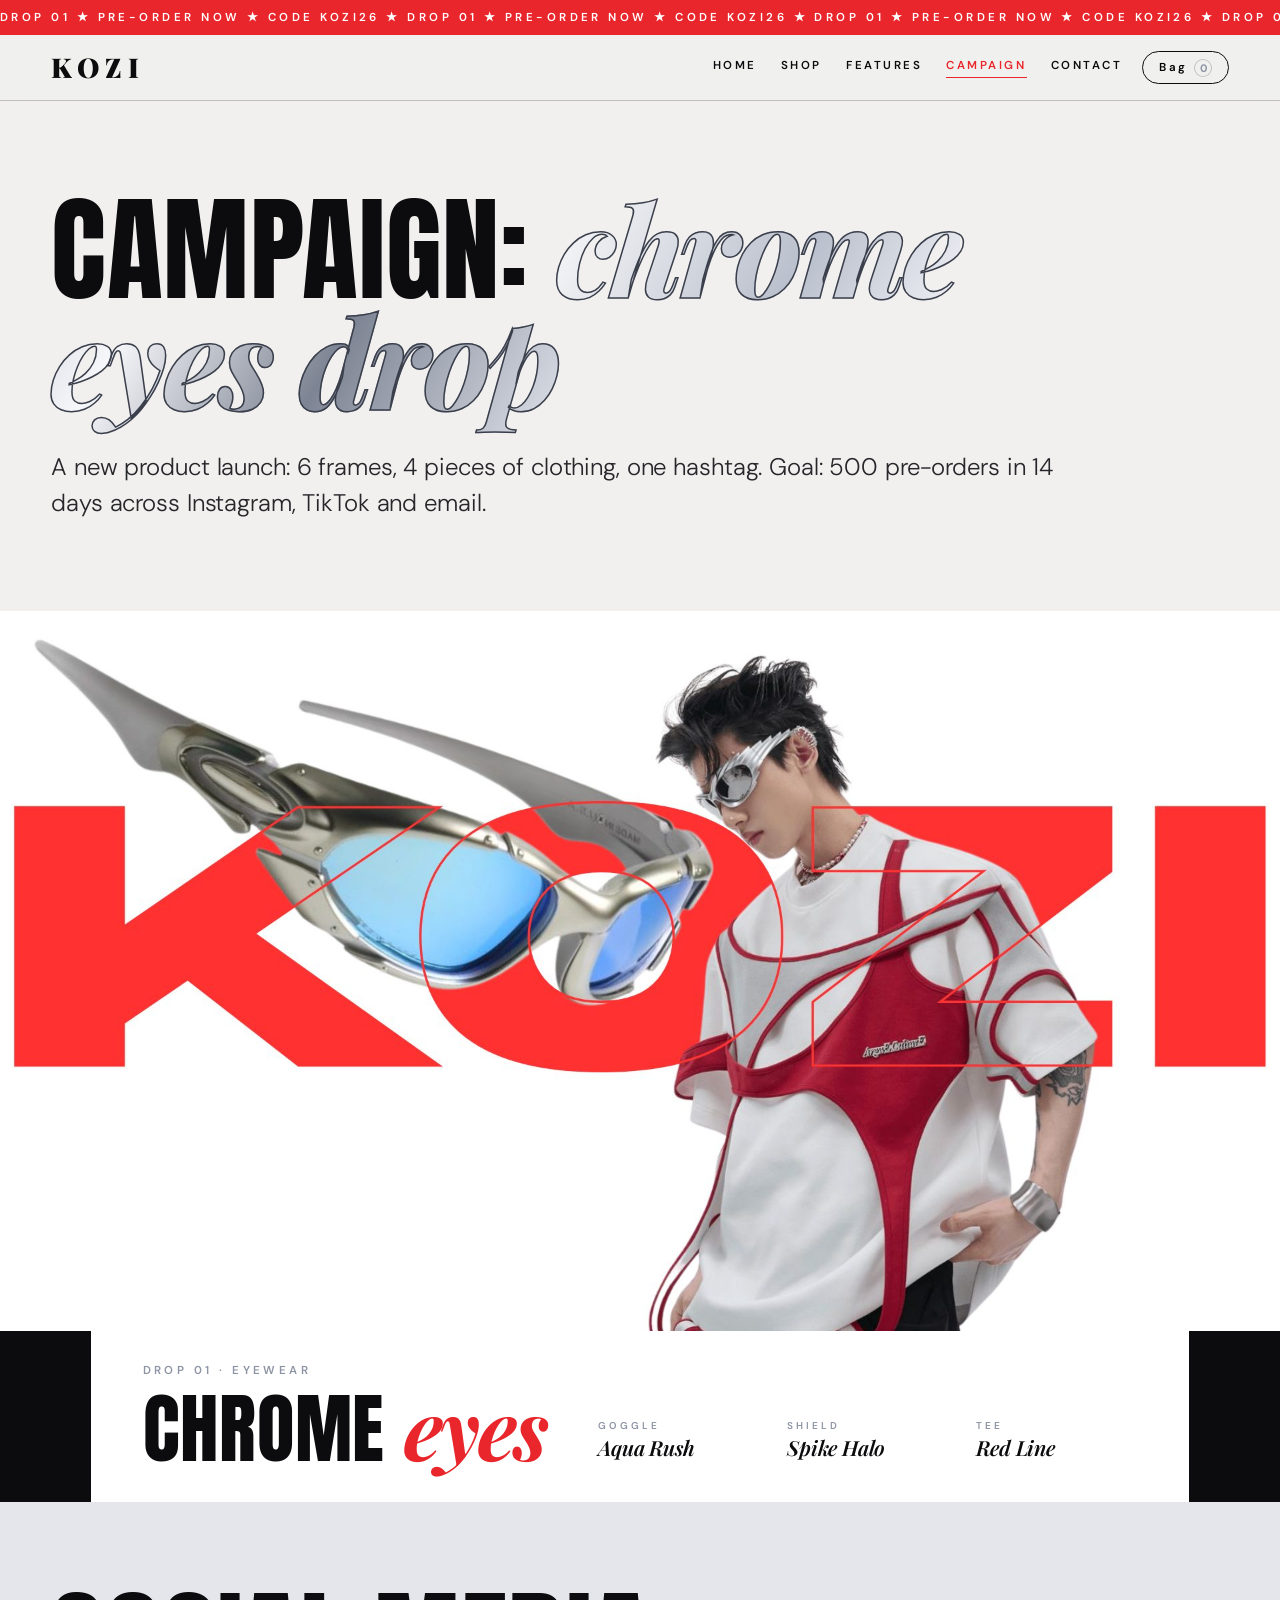
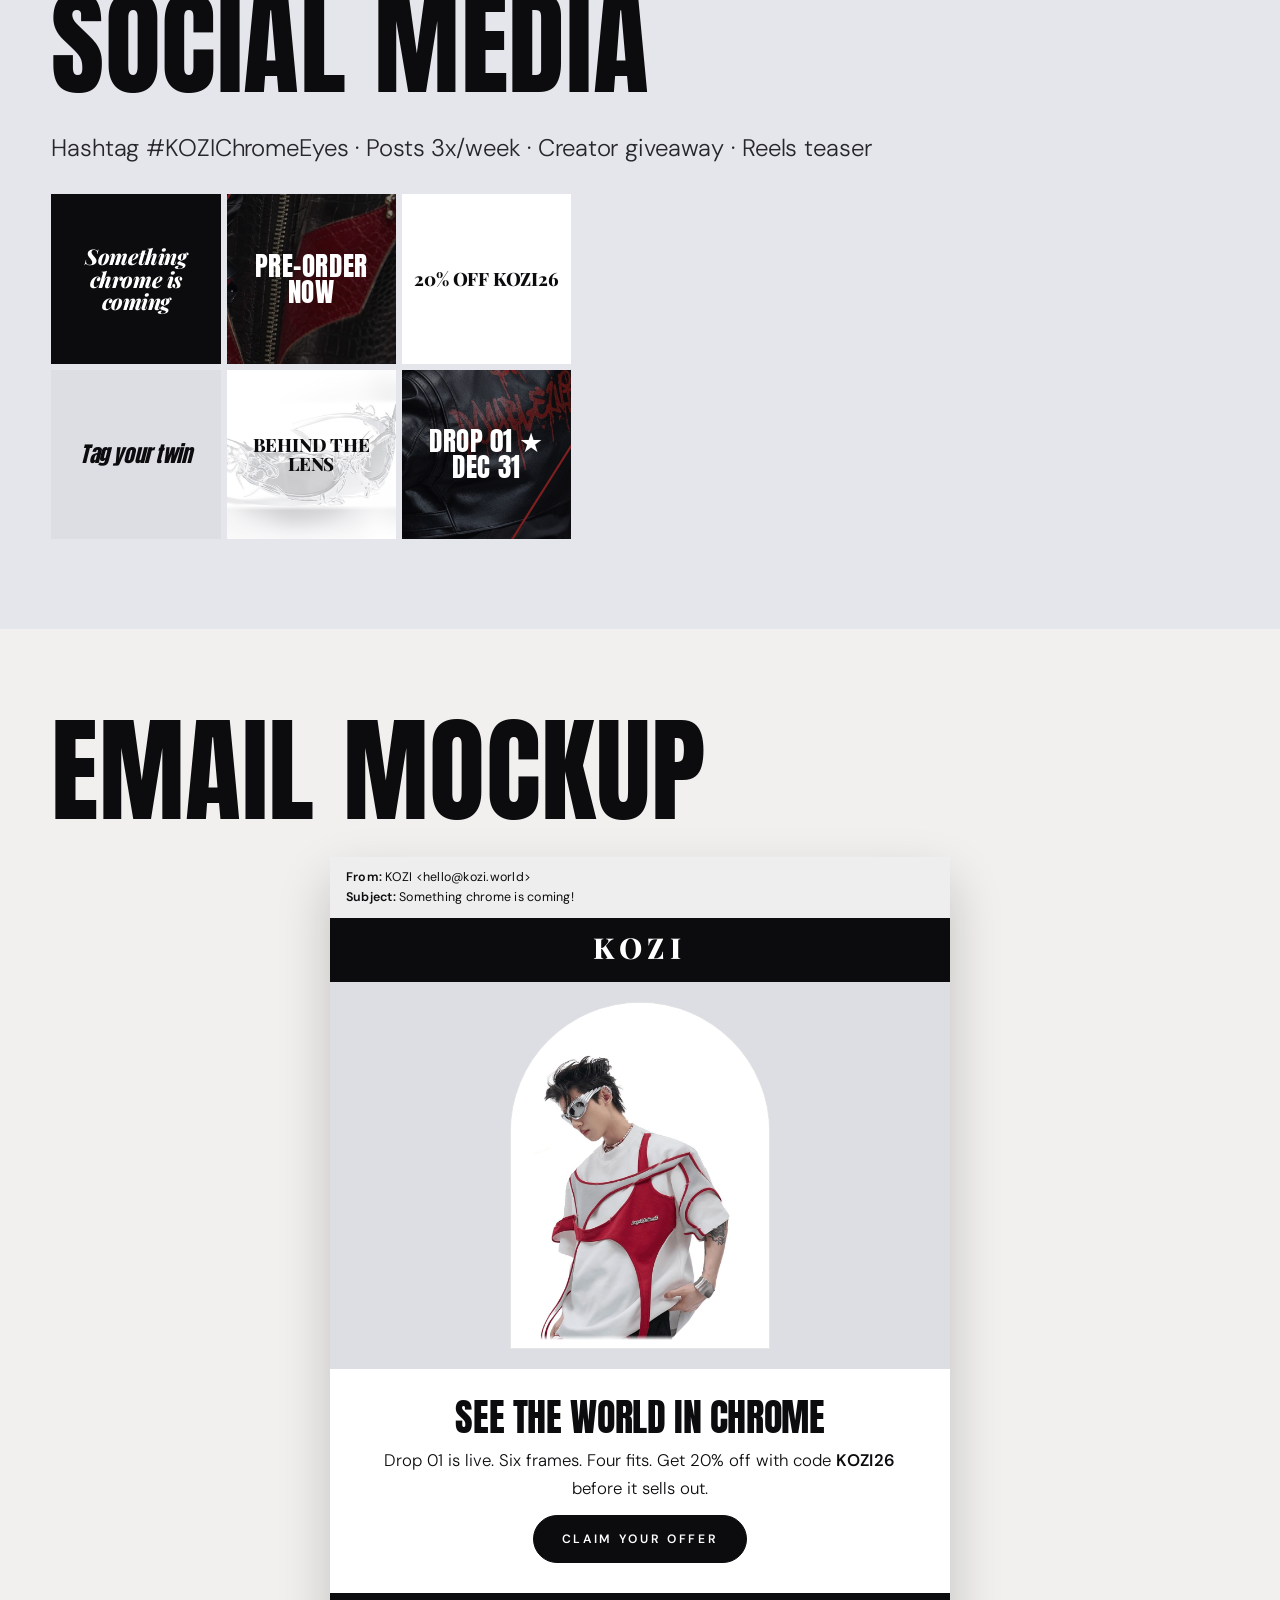
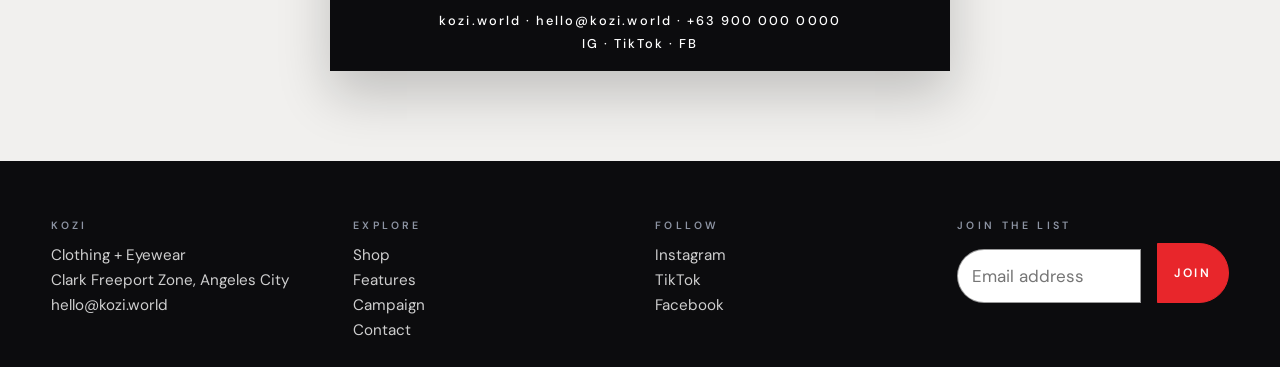
<file: KOZI-Clothing-Eyewear/campaign.html>
<!DOCTYPE html><html lang="en"><head><meta charset="utf-8"><meta name="viewport" content="width=device-width,initial-scale=1"><title>KOZI — Campaign</title><link rel="preconnect" href="https://fonts.googleapis.com"><link href="https://fonts.googleapis.com/css2?family=Anton&family=DM+Sans:opsz,wght@9..40,400..700&family=Playfair+Display:ital,wght@0,600..900;1,500..800&display=swap" rel="stylesheet"><link rel="stylesheet" href="css/style.css"><link rel="icon" href="assets/logo.svg" type="image/svg+xml"></head><body data-page="campaign.html">
<section><h2>Campaign: <span class="chrome">Chrome Eyes Drop</span></h2><p style="max-width:60ch">A new product launch: 6 frames, 4 pieces of clothing, one hashtag. Goal: 500 pre-orders in 14 days across Instagram, TikTok and email.</p></section>
<!-- BANNER -->
  <section class="banner light">
    <figure class="rv">
      <img src="assets/banner-chrome.jpg" alt="A model in chrome goggles and a white tee with a red harness panel, beside mirror-lens eyewear and a giant red KOZI wordmark" width="1920" height="1080" loading="lazy" decoding="async">
      <figcaption class="banner-cap">
        <div><span class="eyebrow">Drop 01 · Eyewear</span><h3>Chrome <em>eyes</em></h3></div>
        <ul><li><small>Goggle</small><span>Aqua Rush</span></li><li><small>Shield</small><span>Spike Halo</span></li><li><small>Tee</small><span>Red Line</span></li></ul>
      </figcaption>
    </figure>
  </section>
<section style="background:#e4e6ec"><h2>Social media</h2><p>Hashtag #KOZIChromeEyes · Posts 3x/week · Creator giveaway · Reels teaser</p><br><div class="ig"><div style="background:#0c0c0e;color:#fff">Something chrome is coming</div><div style="background:linear-gradient(rgba(12,12,14,.5),rgba(12,12,14,.5)),url(assets/ig-croc.jpg) center/cover #e8262b;color:#fff">Pre-order now</div><div style="background:#fff">20% off KOZI26</div><div style="background:#dcdee3">Tag your twin</div><div style="background:linear-gradient(rgba(255,255,255,.72),rgba(255,255,255,.72)),url(assets/ig-chrome.jpg) center/cover #b9bfcc">Behind the lens</div><div style="background:linear-gradient(rgba(12,12,14,.5),rgba(12,12,14,.5)),url(assets/ig-graffiti.jpg) center/cover #000;color:#fff">Drop 01 ★ Dec 31</div></div></section>
<section><h2>Email mockup</h2><div class="mail"><div class="s"><b>From:</b> KOZI &lt;hello@kozi.world&gt;<br><b>Subject:</b> Something chrome is coming!</div><div class="h"><span class="serif" style="font-size:1.8rem;letter-spacing:.2em">KOZI</span></div><div style="background:#dcdee3;padding:20px"><div style="max-width:260px;margin:auto"><figure data-photo="assets/model-1.jpg" data-alt="Model wearing Mirror Blade chrome visor" data-model="k5" class="photo"></figure></div></div><div class="b"><h3 style="font-size:2.4rem">See the world in chrome</h3><p style="margin:12px 0">Drop 01 is live. Six frames. Four fits. Get 20% off with code <b>KOZI26</b> before it sells out.</p><a class="btn" href="products.html">Claim your offer</a></div><div class="h" style="font-size:.8rem">kozi.world · hello@kozi.world · +63 900 000 0000<br>IG · TikTok · FB</div></div></section>
<script src="data/data.js"></script><script src="js/app.js"></script><script src="js/shop.js"></script></body></html>
</file>
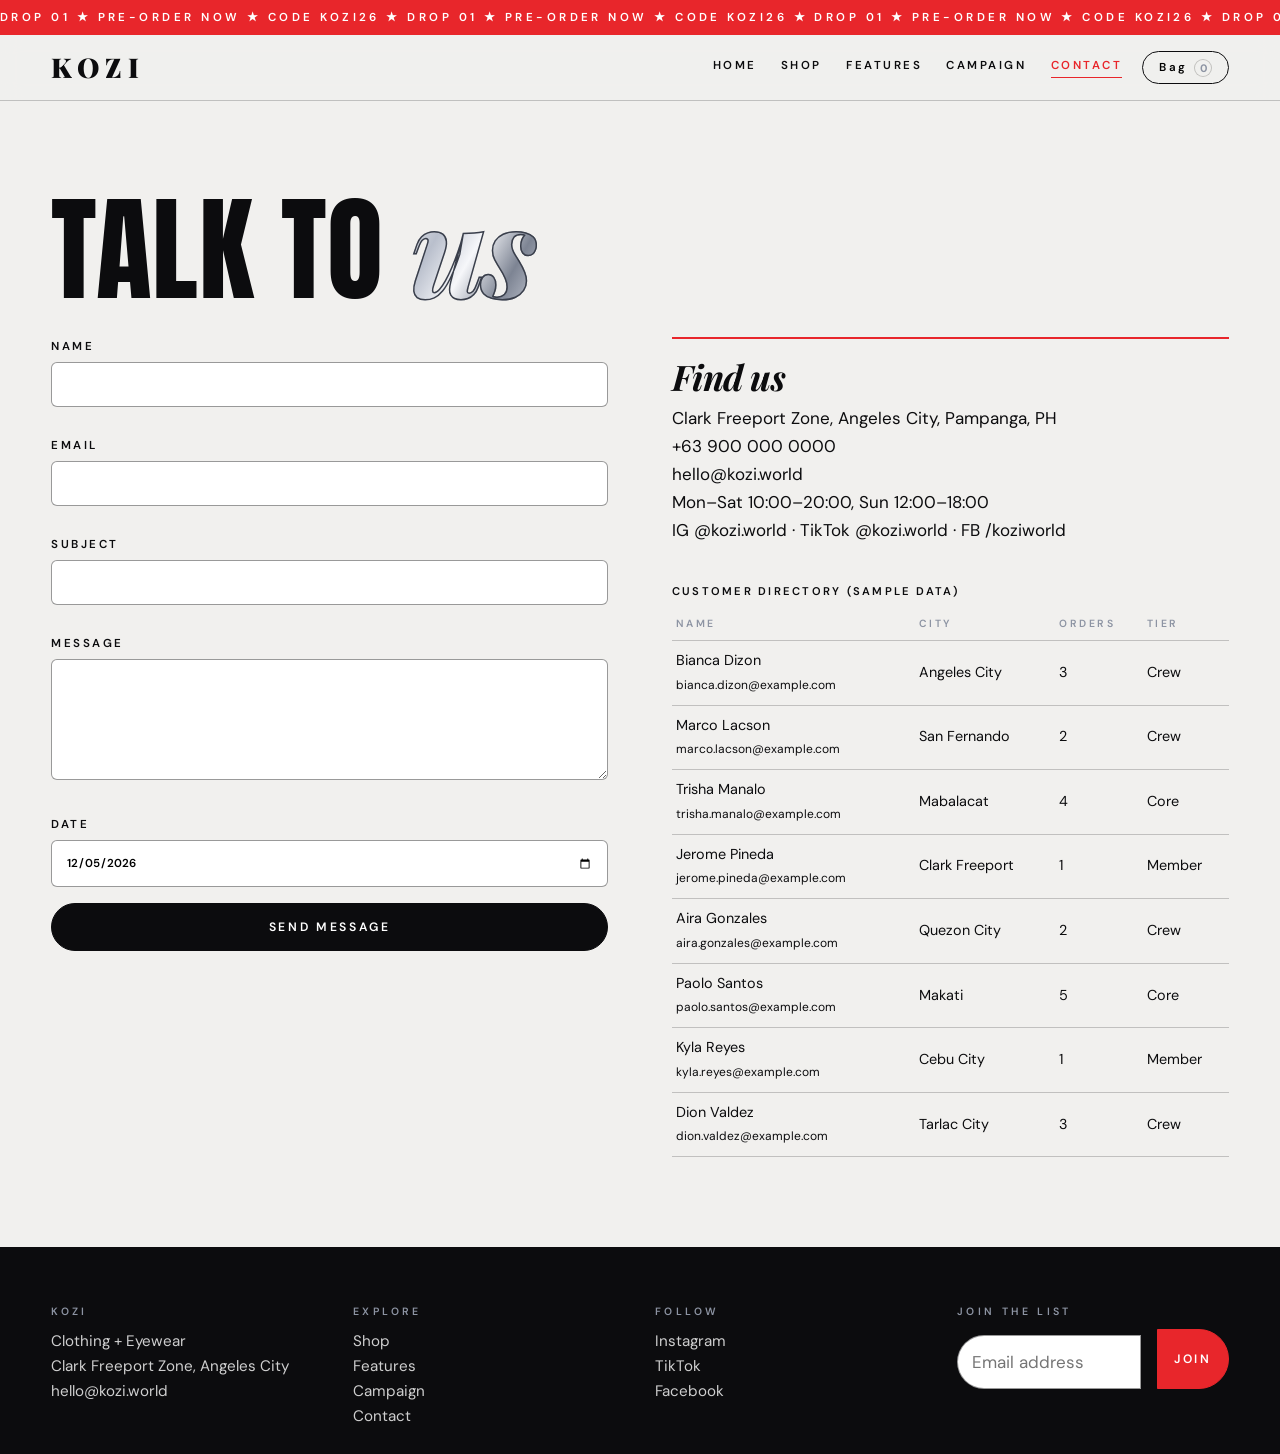
<file: KOZI-Clothing-Eyewear/contact.html>
<!DOCTYPE html><html lang="en"><head><meta charset="utf-8"><meta name="viewport" content="width=device-width,initial-scale=1"><title>KOZI — Contact</title><link rel="preconnect" href="https://fonts.googleapis.com"><link href="https://fonts.googleapis.com/css2?family=Anton&family=DM+Sans:opsz,wght@9..40,400..700&family=Playfair+Display:ital,wght@0,600..900;1,500..800&display=swap" rel="stylesheet"><link rel="stylesheet" href="css/style.css"><link rel="icon" href="assets/logo.svg" type="image/svg+xml"></head><body data-page="contact.html">
<section><h2>Talk to <span class="chrome">us</span></h2><div class="two"><div><form id="cform" novalidate><label>Name<input name="name"><span class="err"></span></label><label>Email<input name="email" type="email"><span class="err"></span></label><label>Subject<input name="subject"><span class="err"></span></label><label>Message<textarea name="message" rows="5"></textarea><span class="err"></span></label><label>Date<input name="date" type="date"></label><button class="btn" type="submit">Send message</button><p id="sent" style="display:none;background:#fff;padding:12px;border-left:3px solid var(--red)">Sent! We'll reply within 24 hours.</p></form></div><div style="border-top:2px solid var(--red);padding-top:20px"><h3>Find us</h3><p>Clark Freeport Zone, Angeles City, Pampanga, PH<br>+63 900 000 0000<br>hello@kozi.world<br>Mon–Sat 10:00–20:00, Sun 12:00–18:00<br>IG @kozi.world · TikTok @kozi.world · FB /koziworld</p><br><table id="custTable"></table></div></div></section>
<script src="data/data.js"></script><script src="js/app.js"></script><script src="js/shop.js"></script></body></html>
</file>
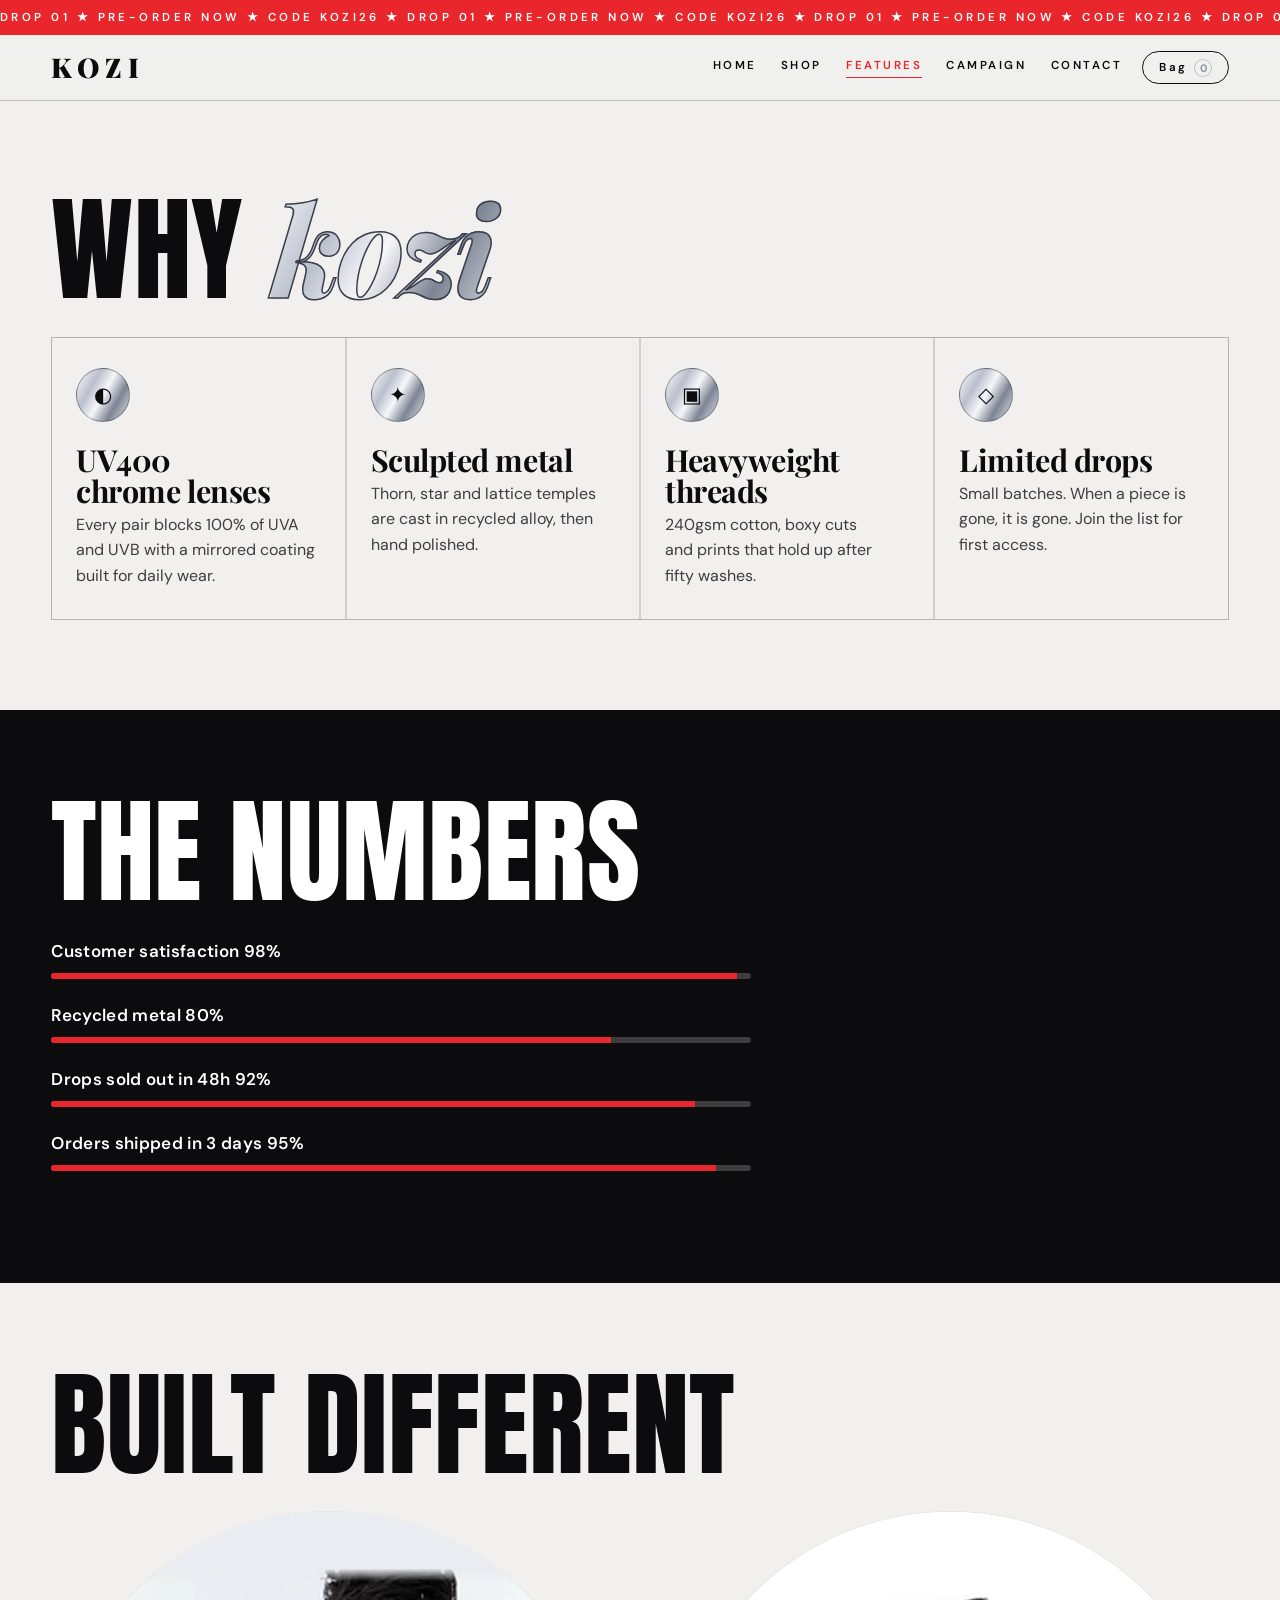
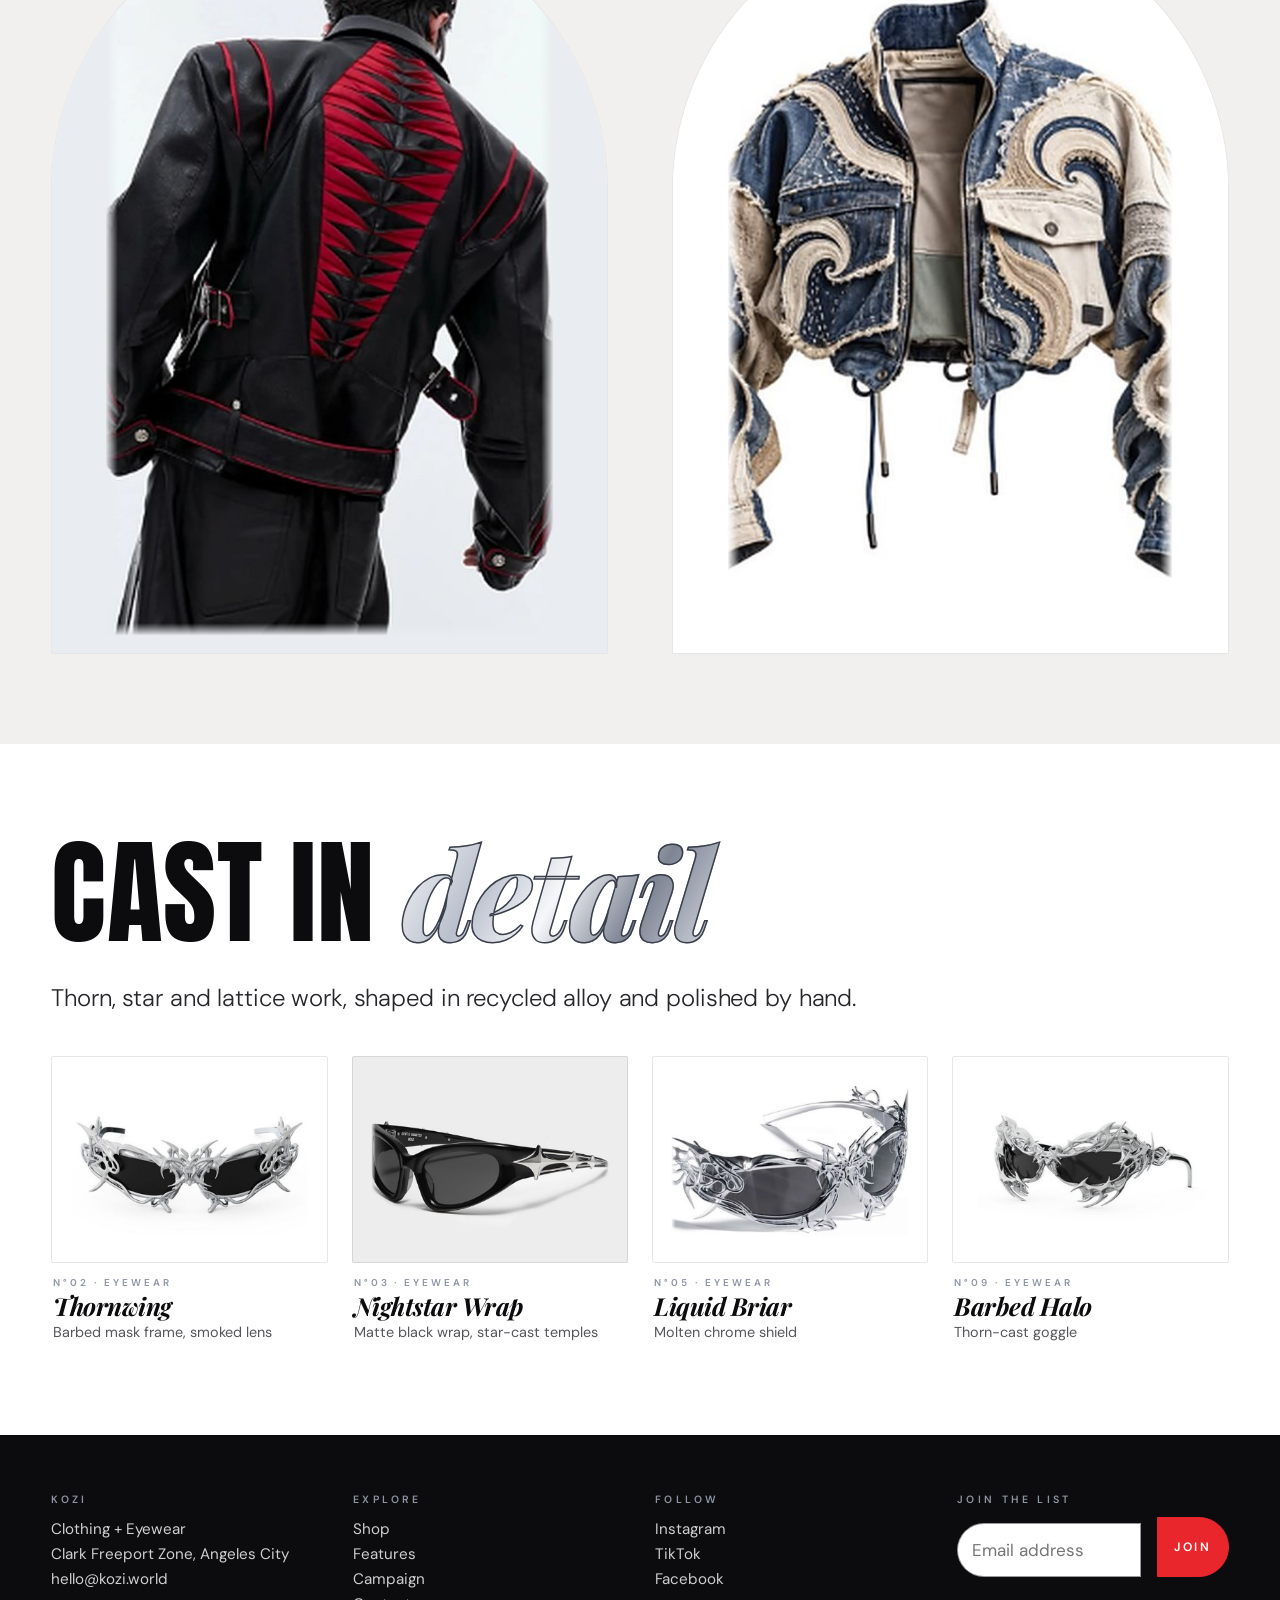
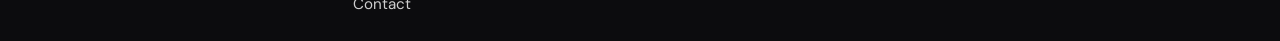
<file: KOZI-Clothing-Eyewear/features.html>
<!DOCTYPE html><html lang="en"><head><meta charset="utf-8"><meta name="viewport" content="width=device-width,initial-scale=1"><title>KOZI — Features</title><link rel="preconnect" href="https://fonts.googleapis.com"><link href="https://fonts.googleapis.com/css2?family=Anton&family=DM+Sans:opsz,wght@9..40,400..700&family=Playfair+Display:ital,wght@0,600..900;1,500..800&display=swap" rel="stylesheet"><link rel="stylesheet" href="css/style.css"><link rel="icon" href="assets/logo.svg" type="image/svg+xml"></head><body data-page="features.html"><section><h2>Why <span class="chrome">KOZI</span></h2><div class="feat">
<div class="card rv"><span class="ic">◐</span><h3>UV400 chrome lenses</h3><p>Every pair blocks 100% of UVA and UVB with a mirrored coating built for daily wear.</p></div>
<div class="card rv"><span class="ic">✦</span><h3>Sculpted metal</h3><p>Thorn, star and lattice temples are cast in recycled alloy, then hand polished.</p></div>
<div class="card rv"><span class="ic">▣</span><h3>Heavyweight threads</h3><p>240gsm cotton, boxy cuts and prints that hold up after fifty washes.</p></div>
<div class="card rv"><span class="ic">◇</span><h3>Limited drops</h3><p>Small batches. When a piece is gone, it is gone. Join the list for first access.</p></div></div></section>
<section style="background:var(--ink);color:#fff"><h2>The numbers</h2><div style="max-width:700px" class="rv"><b>Customer satisfaction 98%</b><div class="bar"><i data-w="98"></i></div><b>Recycled metal 80%</b><div class="bar"><i data-w="80"></i></div><b>Drops sold out in 48h 92%</b><div class="bar"><i data-w="92"></i></div><b>Orders shipped in 3 days 95%</b><div class="bar"><i data-w="95"></i></div></div></section>
<section><h2>Built different</h2><div class="two"><figure data-photo="assets/model-3.jpg" data-alt="Model wearing Nightstar Wrap matte black sunglasses" data-model="k2" data-fit="contain" class="photo"></figure><figure data-photo="assets/model-4.jpg" data-alt="Model wearing Venom Lattice oil-slick visor" data-model="k4" data-fit="contain" class="photo"></figure></div></section>
<section class="archive"><h2 class="rv">Cast in <span class="chrome">detail</span></h2><p style="max-width: 52ch;">Thorn, star and lattice work, shaped in recycled alloy and polished by hand.</p><div class="quad"><figure class="fr rv"><img src="assets/lookbook/eyewear-02.jpg" alt="Silver mask-style sunglasses cast with thorn and wing details and smoked lenses" width="680" height="448" loading="lazy" decoding="async"><figcaption><small>N°02 · Eyewear</small><b>Thornwing</b><em>Barbed mask frame, smoked lens</em></figcaption></figure><figure class="fr rv"><img src="assets/lookbook/eyewear-03.jpg" alt="Matte black wrap sunglasses with chrome four-point star temples" width="682" height="448" loading="lazy" decoding="async"><figcaption><small>N°03 · Eyewear</small><b>Nightstar Wrap</b><em>Matte black wrap, star-cast temples</em></figcaption></figure><figure class="fr rv"><img src="assets/lookbook/eyewear-05.jpg" alt="Molten chrome shield sunglasses with sculpted thorn framing" width="678" height="448" loading="lazy" decoding="async"><figcaption><small>N°05 · Eyewear</small><b>Liquid Briar</b><em>Molten chrome shield</em></figcaption></figure><figure class="fr rv"><img src="assets/lookbook/eyewear-09.jpg" alt="Chrome thorn-cast goggle sunglasses with dark lenses" width="678" height="452" loading="lazy" decoding="async"><figcaption><small>N°09 · Eyewear</small><b>Barbed Halo</b><em>Thorn-cast goggle</em></figcaption></figure></div></section>
<script src="data/data.js"></script><script src="js/app.js"></script><script src="js/shop.js"></script></body></html>
</file>
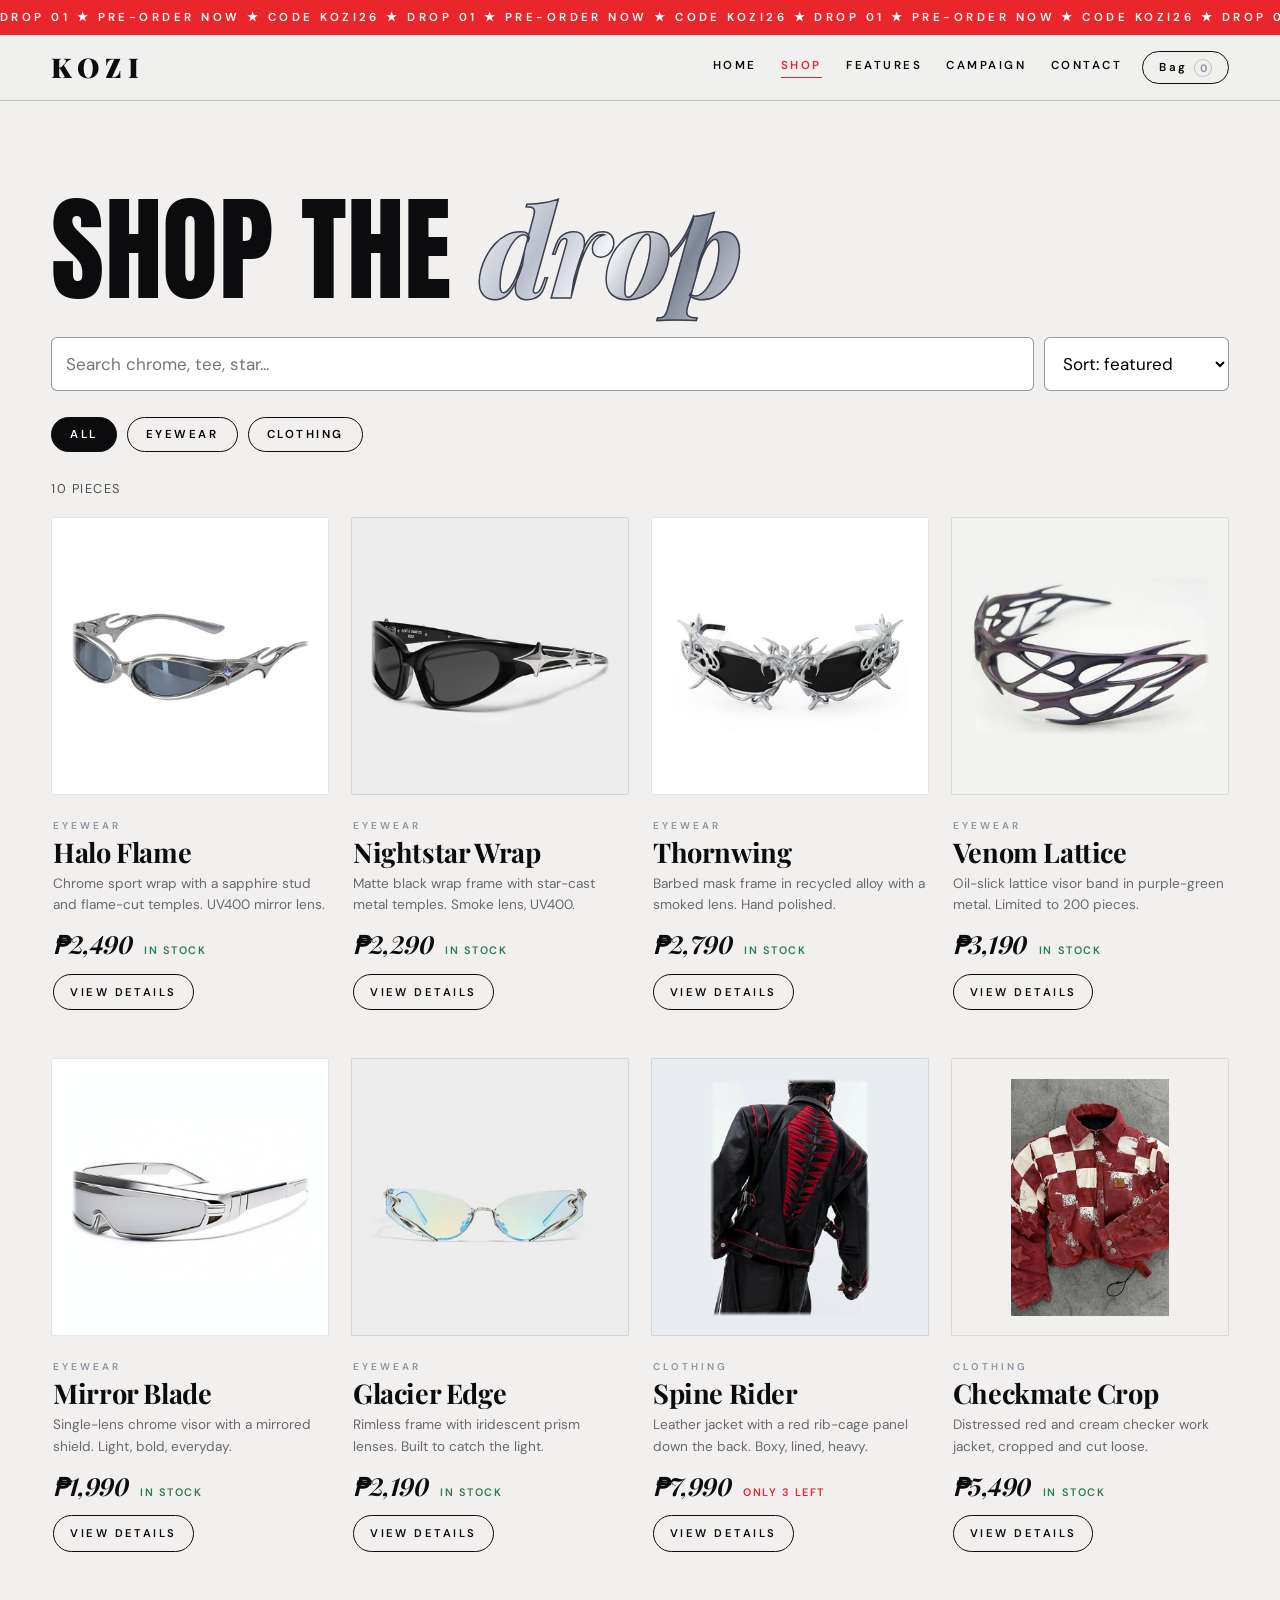
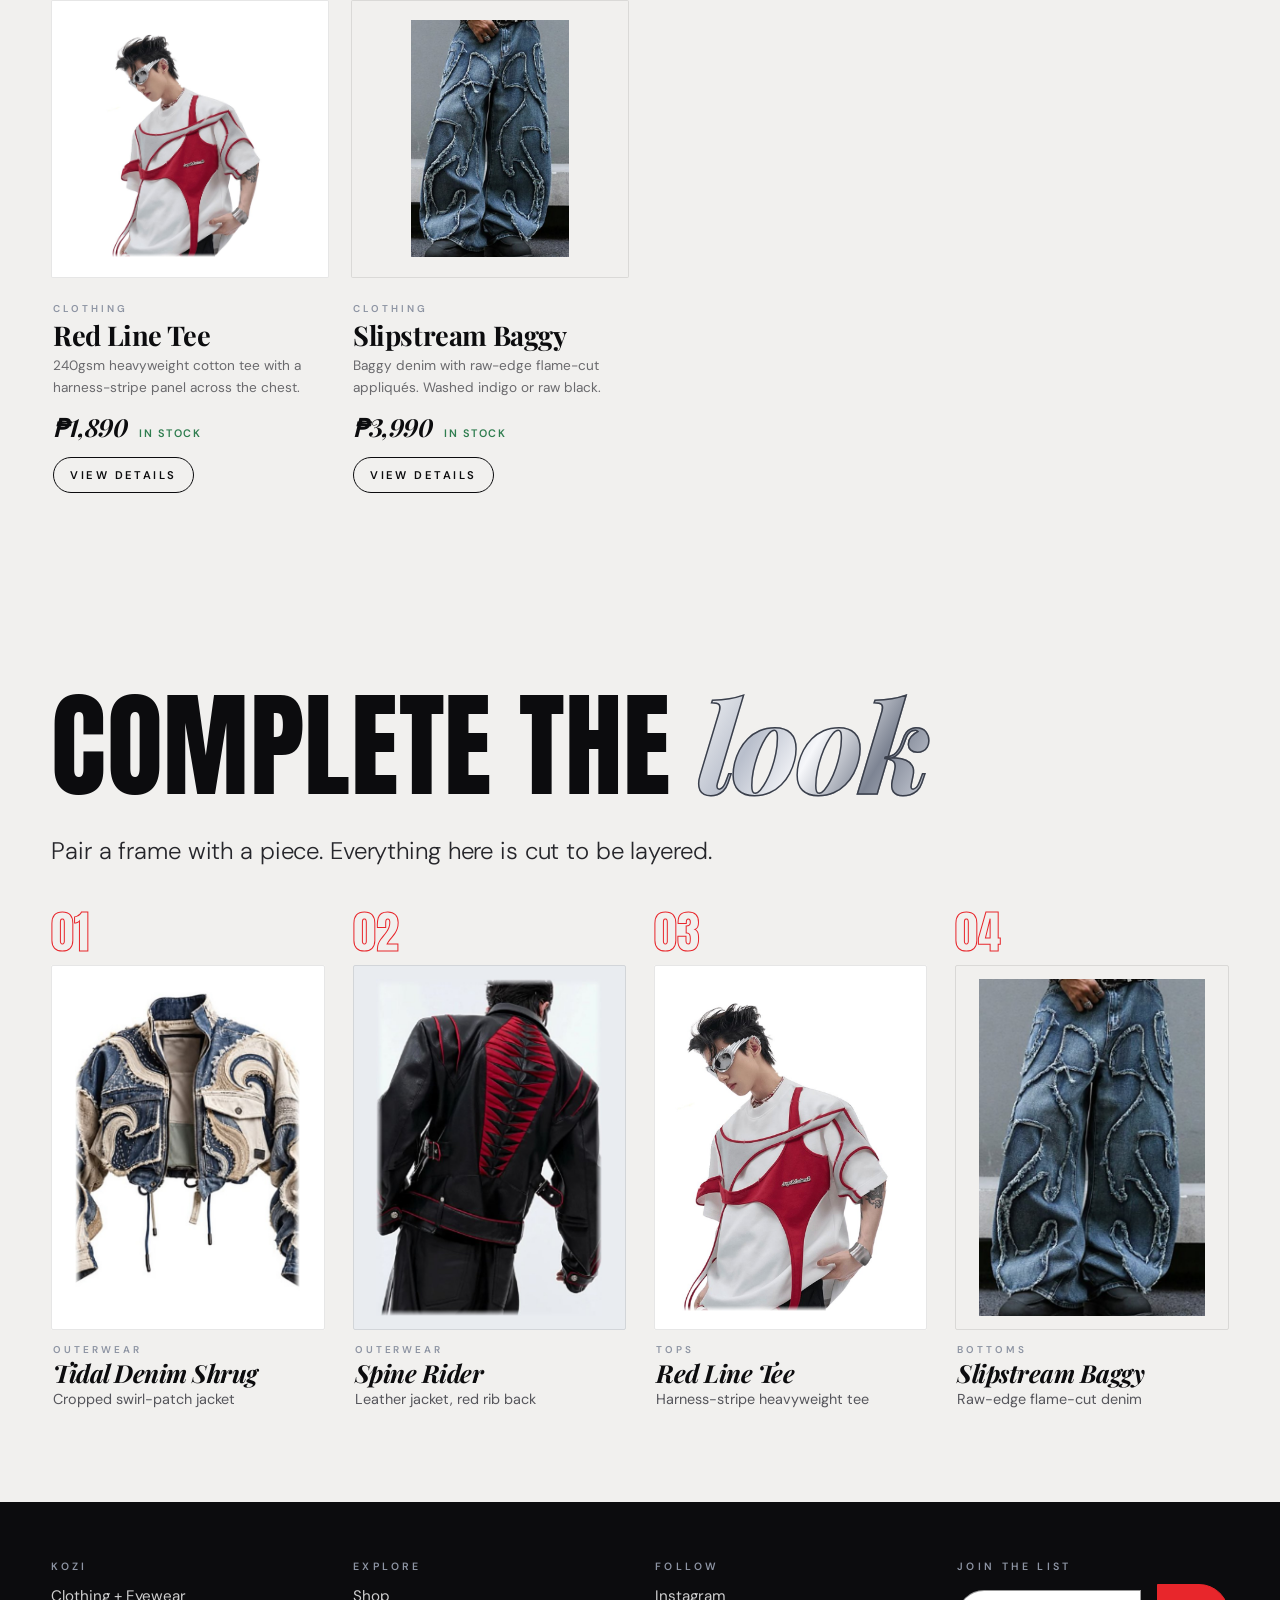
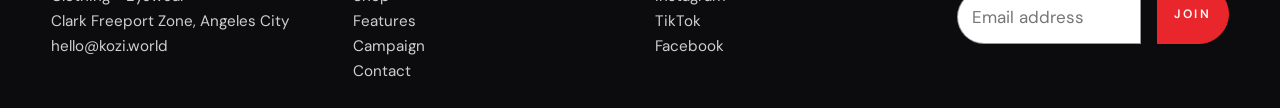
<file: KOZI-Clothing-Eyewear/products.html>
<!DOCTYPE html><html lang="en"><head><meta charset="utf-8"><meta name="viewport" content="width=device-width,initial-scale=1"><title>KOZI — Shop</title><link rel="preconnect" href="https://fonts.googleapis.com"><link href="https://fonts.googleapis.com/css2?family=Anton&family=DM+Sans:opsz,wght@9..40,400..700&family=Playfair+Display:ital,wght@0,600..900;1,500..800&display=swap" rel="stylesheet"><link rel="stylesheet" href="css/style.css"><link rel="icon" href="assets/logo.svg" type="image/svg+xml"></head><body data-page="products.html">
<section><h2>Shop the <span class="chrome">drop</span></h2><div class="tools"><input id="q" type="search" placeholder="Search chrome, tee, star..." aria-label="Search products"><select id="sort" aria-label="Sort"><option value="">Sort: featured</option><option value="lo">Price: low to high</option><option value="hi">Price: high to low</option></select></div><div class="tools"><button class="chip on" data-cat="All">All</button><button class="chip" data-cat="Eyewear">Eyewear</button><button class="chip" data-cat="Clothing">Clothing</button></div><div class="grid" id="plist"></div></section>

  <!-- STREET FITS -->
  <section class="fits">
    <h2 class="rv">Complete the <span class="chrome">look</span></h2>
    <p style="max-width: 52ch;">Pair a frame with a piece. Everything here is cut to be layered.</p>
    <div class="fitgrid">
      <figure class="fit rv"><span class="n" aria-hidden="true">01</span><img src="assets/lookbook/fit-01.jpg" alt="Cropped denim jacket patched with cream and indigo swirls" width="474" height="710" loading="lazy" decoding="async"><figcaption><small>Outerwear</small><b>Tidal Denim Shrug</b><em>Cropped swirl-patch jacket</em></figcaption></figure>
      <figure class="fit rv"><span class="n" aria-hidden="true">02</span><img src="assets/lookbook/fit-02.jpg" alt="Black leather jacket seen from behind with a red rib-cage panel on the back" width="474" height="706" loading="lazy" decoding="async"><figcaption><small>Outerwear</small><b>Spine Rider</b><em>Leather jacket, red rib back</em></figcaption></figure>
      <figure class="fit rv"><span class="n" aria-hidden="true">03</span><img src="assets/lookbook/fit-04.jpg" alt="Model in chrome goggles wearing a white tee with a red harness-strap panel" width="810" height="1080" loading="lazy" decoding="async"><figcaption><small>Tops</small><b>Red Line Tee</b><em>Harness-stripe heavyweight tee</em></figcaption></figure>
      <figure class="fit rv"><span class="n" aria-hidden="true">04</span><img src="assets/lookbook/fit-11.jpg" alt="Baggy blue jeans with raw-edge flame-shaped appliqués" width="476" height="712" loading="lazy" decoding="async"><figcaption><small>Bottoms</small><b>Slipstream Baggy</b><em>Raw-edge flame-cut denim</em></figcaption></figure>
    </div>
  </section>
<script src="data/data.js"></script><script src="js/app.js"></script><script src="js/shop.js"></script></body></html>
</file>
<file: KOZI-Clothing-Eyewear/css/style.css>
/* ==========================================================
   KOZI — styles
   1. Variables & base   2. Typography   3. Header & nav
   4. Buttons            5. Hero         6. Sections
   7. Cards & images     8. Promo & video
   9. Features, forms, tables   10. Modal, bag, toast
   11. Campaign          12. Footer & animation   13. Responsive
   ========================================================== */

/* ---------- 1. Variables & base ---------- */
:root {
  --red: #e8262b;
  --ink: #0c0c0e;
  --paper: #f1f0ee;
  --grey: #dcdee3;
  --steel: #8d94a3;
  --chrome: linear-gradient(120deg, #fff, #b9bfcc 30%, #f6f7fa 50%, #7d8493 72%, #e3e6ee);

  /* Type system: editorial serif / condensed display / readable sans */
  --serif: 'Playfair Display', 'Iowan Old Style', Georgia, serif;
  --display: 'Anton', Impact, sans-serif;
  --sans: 'DM Sans', 'Helvetica Neue', Arial, sans-serif;

  /* Label scale (small caps-style details) */
  --label-size: .72rem;
  --label-track: .22em;

  /* Reel background image — swap for your own asset path */
  --reel-bg: url('assets/reel-bg.jpg');
}

* {
  box-sizing: border-box;
  margin: 0;
  padding: 0;
}

html {
  scroll-behavior: smooth;
}

body {
  font-family: var(--sans);
  font-size: 1.0625rem;
  font-weight: 400;
  line-height: 1.65;
  background: var(--paper);
  color: var(--ink);
  overflow-x: hidden;
  -webkit-font-smoothing: antialiased;
  text-rendering: optimizeLegibility;
  font-kerning: normal;
}

::selection {
  background: var(--red);
  color: #fff;
}

p {
  text-wrap: pretty;
}

b,
strong {
  font-weight: 600;
}

a {
  color: inherit;
}

svg {
  max-width: 100%;
}

section {
  position: relative;
  padding: 90px 4vw;
}

/* ---------- 2. Typography ---------- */
h1,
h2,
h3,
.serif {
  font-family: var(--serif);
  font-weight: 800;
  line-height: .95;
  letter-spacing: -.02em;
  text-transform: uppercase;
  text-wrap: balance;
}

h2 {
  font-size: clamp(2.4rem, 7vw, 6rem);
  font-weight: 900;
  line-height: .92;
  letter-spacing: -.035em;
  margin-bottom: 34px;
}

h3 {
  letter-spacing: -.01em;
}

.cond {
  font-family: var(--display);
  font-weight: 400;
  line-height: .88;
  letter-spacing: .01em;
  text-transform: uppercase;
}

.chrome {
  background: var(--chrome);
  -webkit-background-clip: text;
  background-clip: text;
  color: transparent;
  -webkit-text-stroke: 1.5px #3a3f4b;
  font-style: italic;
  font-weight: 700;
  letter-spacing: -.02em;
  padding-right: .08em; /* keeps italic overhang from being clipped by the gradient */
}

/* ---------- 3. Ticker, header & nav ---------- */
.ticker {
  background: var(--ink);
  color: #fff;
  overflow: hidden;
  white-space: nowrap;
  font-size: var(--label-size);
  font-weight: 600;
  letter-spacing: .3em;
  padding: 8px 0;
  text-transform: uppercase;
}

.ticker.alt {
  background: var(--red);
}

.ticker div {
  display: inline-block;
  animation: mq 60s linear infinite;
}

header {
  position: sticky;
  top: 0;
  z-index: 50;
  display: flex;
  align-items: center;
  flex-wrap: wrap;
  gap: 20px;
  padding: 10px 4vw;
  background: #f1f0eeee;
  backdrop-filter: blur(10px);
  border-bottom: 1px solid #0003;
}

.logo {
  font-family: 'Playfair Display', serif;
  font-weight: 900;
  font-size: 1.7rem;
  letter-spacing: .22em;
  text-decoration: none;
}

nav {
  display: flex;
  flex-wrap: wrap;
  gap: 24px;
  margin-left: auto;
}

nav a {
  font-size: var(--label-size);
  font-weight: 600;
  letter-spacing: var(--label-track);
  text-decoration: none;
  text-transform: uppercase;
  padding-bottom: 2px;
  border-bottom: 1px solid transparent;
}

nav a:hover,
nav a.on {
  color: var(--red);
  border-color: var(--red);
}

#cartBtn {
  font: inherit;
  font-size: var(--label-size);
  font-weight: 600;
  letter-spacing: var(--label-track);
  padding: 6px 16px;
  background: none;
  border: 1px solid var(--ink);
  border-radius: 99px;
  cursor: pointer;
}

#cartBtn:hover {
  background: var(--ink);
  color: #fff;
}

/* ---------- 4. Buttons ---------- */
.btn {
  display: inline-block;
  font: inherit;
  font-size: .76rem;
  font-style: normal;
  font-weight: 600;
  letter-spacing: var(--label-track);
  text-decoration: none;
  text-transform: uppercase;
  padding: 13px 28px;
  background: var(--ink);
  color: #fff;
  border: 1px solid var(--ink);
  border-radius: 99px;
  cursor: pointer;
  transition: .25s;
}

.btn:hover {
  background: var(--red);
  border-color: var(--red);
}

.btn.alt {
  background: transparent;
  color: var(--ink);
}

.btn.alt:hover {
  background: var(--ink);
  color: #fff;
}

.chip {
  font: inherit;
  font-size: var(--label-size);
  font-style: normal;
  font-weight: 600;
  letter-spacing: var(--label-track);
  text-transform: uppercase;
  padding: 7px 18px;
  background: none;
  border: 1px solid var(--ink);
  border-radius: 99px;
  cursor: pointer;
}

.chip.on,
.chip:hover {
  background: var(--ink);
  color: #fff;
}

/* ---------- 5. Hero ---------- */
.hero {
  min-height: 94vh;
  display: grid;
  grid-template-columns: 1.2fr 1fr;
  gap: 4vw;
  align-items: center;
  overflow: hidden;
  background:
    radial-gradient(ellipse at 70% 40%, #fff, transparent 60%),
    var(--paper);
}

.veins {
  position: absolute;
  inset: 0;
  width: 100%;
  height: 100%;
  opacity: .85;
  pointer-events: none;
}

.veins path {
  fill: none;
  stroke: var(--red);
  stroke-linecap: round;
  stroke-dasharray: 1600;
  stroke-dashoffset: 1600;
  animation: dr 3.5s .3s forwards ease-out;
}

.hl {
  position: relative;
  z-index: 3;
}

.wordmark {
  position: relative;
  z-index: 2;
  font-size: clamp(6rem, 18vw, 17rem);
  font-weight: 900;
  letter-spacing: -.01em;
  line-height: .85;
}

.hero .copy {
  position: relative;
  max-width: 38ch;
  margin-top: 20px;
  padding: 16px 22px;
  background: var(--paper);
  border-left: 3px solid var(--red);
  color: #111;
  font-size: 1.15rem;
  line-height: 1.45;
}

.hero .copy p {
  margin: 0 0 18px;
  font-family: var(--serif);
  font-style: italic;
  font-weight: 500;
  font-size: 1.4rem;
  line-height: 1.35;
  letter-spacing: -.01em;
}

.hr {
  position: relative;
  z-index: 2;
  width: 100%;
  max-width: 460px;
  justify-self: center;
}

.hero .photo {
  position: relative;
  width: 100%;
}

.newword {
  position: absolute;
  left: -14%;
  bottom: -3%;
  z-index: 4;
  font-size: clamp(4.5rem, 12vw, 11rem);
  color: var(--red);
}

.redband {
  padding: 10px 4vw;
  background: var(--red);
  color: #fff;
  font-size: .8rem;
  font-weight: 500;
  letter-spacing: .14em;
  text-transform: uppercase;
  text-align: center;
}

/* ---------- 6. About ---------- */
.about {
  display: grid;
  grid-template-columns: 1.2fr 1fr;
  gap: 6vw;
  align-items: start;
  background: #fff;
}

.about h2 {
  font-size: clamp(2.4rem, 6vw, 5rem);
}

.about p {
  color: #2a2a2e;
}

.about .box h3 {
  font-style: italic;
  font-weight: 700;
  text-transform: none;
  letter-spacing: -.01em;
}

.about .box {
  padding-top: 20px;
  border-top: 2px solid var(--red);
}

/* ---------- 7. Cards & images ---------- */
.grid {
  display: grid;
  grid-template-columns: repeat(auto-fill, minmax(260px, 1fr));
  gap: 34px 22px;
}

.card {
  position: relative;
  background: transparent;
  transition: .35s;
}

.card .art {
  position: relative;
  display: grid;
  place-items: center;
  aspect-ratio: 1;
  padding: 12%;
  background: linear-gradient(160deg, #f6f7fa, #d5d9e2);
  border-radius: 6px;
  overflow: hidden;
  transition: .35s;
}

.card .art.has-img {
  padding: 0;
}

.card .art img {
  display: block;
  width: 100%;
  height: 100%;
  object-fit: cover;
  transition: .5s;
}

.card:hover .art {
  background: linear-gradient(160deg, #fff, #c3c8d4);
}

.card:hover .art img {
  transform: scale(1.05);
}

.card .body {
  padding: 14px 2px;
}

.card h3 {
  margin: 2px 0 6px;
  font-size: 1.35rem;
  font-weight: 700;
  line-height: 1.1;
  letter-spacing: -.015em;
  text-transform: none;
}

.card p {
  font-size: .95rem;
  line-height: 1.6;
  color: #3d3d42;
}

.card small {
  font-size: .68rem;
  font-weight: 600;
  letter-spacing: .24em;
  text-transform: uppercase;
  color: var(--steel);
}

.card .btn {
  margin-top: 10px;
  padding: 8px 16px;
  font-size: .7rem;
}

.tagc {
  position: absolute;
  top: 12px;
  left: 12px;
  z-index: 2;
  padding: 2px 10px;
  background: #fffd;
  border: 1px solid var(--ink);
  border-radius: 99px;
  font-size: .65rem;
  font-weight: 600;
  letter-spacing: .22em;
  text-transform: uppercase;
}

.price {
  font-family: var(--serif);
  font-weight: 700;
  font-size: 1.2rem;
  font-variant-numeric: lining-nums;
  color: var(--ink);
}

.stock {
  margin-left: 8px;
  font-size: .7rem;
  font-weight: 600;
  letter-spacing: .12em;
  text-transform: uppercase;
  color: var(--red);
}

/* "No Image" slots */
.noimg {
  position: absolute;
  inset: 0;
  display: grid;
  place-items: center;
  background: linear-gradient(160deg, #f6f7fa, #d5d9e2);
  color: #0008;
  font-size: var(--label-size);
  font-weight: 500;
  letter-spacing: .3em;
  text-transform: uppercase;
}

.noimg img {
  position: absolute;
  inset: 0;
  width: 100%;
  height: 100%;
  object-fit: cover;
}

figure.photo {
  position: relative;
  display: grid;
  place-items: center;
  aspect-ratio: 3 / 4;
  background: linear-gradient(165deg, #f4f5f8, #c4c9d4 70%, #9ea5b4);
  border-radius: 999px 999px 8px 8px;
  overflow: hidden;
}

figure.photo > span {
  font-size: var(--label-size);
  font-weight: 500;
  letter-spacing: .3em;
  text-transform: uppercase;
  color: #0008;
}

figure.photo img {
  position: absolute;
  inset: 0;
  z-index: 2;
  width: 100%;
  height: 100%;
  object-fit: cover;
}

/* ---------- 8. Promo, video & crew ---------- */
.promo {
  background: var(--ink);
  color: #fff;
  text-align: center;
  overflow: hidden;
}

.promo h2 {
  color: #fff;
}

.promo h2:before {
  content: "";
  display: block;
  width: 90px;
  height: 2px;
  margin: 0 auto 24px;
  background: var(--red);
}

.promo .btn {
  background: var(--red);
  border-color: var(--red);
}

.promo .btn:hover {
  background: #fff;
  color: #000;
}

.cd {
  display: flex;
  flex-wrap: wrap;
  justify-content: center;
  gap: 14px;
  margin: 26px 0;
}

.cd div {
  min-width: 96px;
  padding: 12px;
  border: 1px solid #fff4;
  border-radius: 6px;
  font-family: var(--serif);
  font-size: 3.2rem;
  font-weight: 700;
  line-height: 1.1;
  font-variant-numeric: lining-nums tabular-nums;
}

.cd small {
  display: block;
  font-family: var(--sans);
  font-size: .65rem;
  font-weight: 600;
  letter-spacing: .3em;
  text-transform: uppercase;
  color: #fff9;
}

.code {
  display: inline-block;
  margin: 6px 0 18px;
  padding: 8px 22px;
  border: 1px dashed var(--red);
  color: #fff;
  font-weight: 600;
  letter-spacing: .3em;
  cursor: pointer;
}

/* ---------- Video / "The Reel" ---------- */
.video {
  background: linear-gradient(160deg, #e4e6ec, #aeb4c2);
  overflow: hidden;
}

/* Reel section with image background + dark overlay for readability */
.video.has-bg {
  background-color: #0a0a0c;
  background-image:
    linear-gradient(180deg, rgba(10, 10, 12, 0.72), rgba(10, 10, 12, 0.82)),
    var(--reel-bg);
  background-size: cover, cover;
  background-position: center center, center center;
  background-repeat: no-repeat, no-repeat;
  background-attachment: scroll, scroll;
  color: #fff;
}

.video.has-bg h2 {
  color: #fff;
  text-shadow: 0 2px 24px rgba(0, 0, 0, 0.55);
}

/* Keep the video frame visually lifted off the photographic background */
.video.has-bg .vf {
  box-shadow: 0 30px 80px rgba(0, 0, 0, 0.6), 0 0 0 1px rgba(255, 255, 255, 0.08);
}

/* Decorative layer for the reel section: soft geometric grid + red veins */
.reel-decor {
  position: absolute;
  inset: 0;
  pointer-events: none;
  z-index: 0;
  overflow: hidden;
}

.reel-grid {
  position: absolute;
  inset: 0;
  background-image:
    linear-gradient(to right, rgba(255, 255, 255, 0.07) 1px, transparent 1px),
    linear-gradient(to bottom, rgba(255, 255, 255, 0.07) 1px, transparent 1px);
  background-size: 88px 88px;
  mask-image: radial-gradient(ellipse at center, #000 45%, transparent 85%);
  -webkit-mask-image: radial-gradient(ellipse at center, #000 45%, transparent 85%);
  opacity: .55;
}

.reel-veins {
  position: absolute;
  inset: 0;
  width: 100%;
  height: 100%;
  opacity: .35;
}

.reel-veins path {
  fill: none;
  stroke: var(--red);
  stroke-linecap: round;
  stroke-width: 2;
  stroke-dasharray: 2200;
  stroke-dashoffset: 2200;
  animation: dr 3.5s .3s forwards ease-out;
}

/* keep content above the decorative layer */
.video.has-bg > h2,
.video.has-bg > .vf {
  position: relative;
  z-index: 1;
}

.vf {
  max-width: 960px;
  margin: auto;
  background: #000;
  border-radius: 14px;
  box-shadow: 0 30px 60px #0004, 0 0 0 1px #000;
  overflow: hidden;
}

.vf video,
.vf iframe {
  display: block;
  width: 100%;
  aspect-ratio: 16 / 9;
  border: 0;
}

.vbar {
  display: flex;
  justify-content: space-between;
  padding: 7px 14px;
  background: var(--chrome);
  border-bottom: 1px solid #0005;
  font-size: .68rem;
  font-weight: 600;
  letter-spacing: .24em;
}

/* YouTube responsive embed — fills the .vf frame like the original video did */
.yt-embed {
  position: relative;
  width: 100%;
  aspect-ratio: 16 / 9;
  background: #000;
  overflow: hidden;
}

.yt-embed iframe {
  position: absolute;
  inset: 0;
  width: 100%;
  height: 100%;
  border: 0;
  display: block;
}

/* Fallback for browsers without aspect-ratio support */
@supports not (aspect-ratio: 16 / 9) {
  .yt-embed {
    height: 0;
    padding-bottom: 56.25%;
  }
}

/* ---------- The Crew (enhanced) ---------- */
.crew {
  background: #fff;
  position: relative;
  overflow: hidden;
  isolation: isolate;
}

.crew-decor {
  position: absolute;
  inset: 0;
  pointer-events: none;
  z-index: 0;
}

.crew-grid {
  position: absolute;
  width: min(280px, 34vw);
  aspect-ratio: 1;
  background-image:
    linear-gradient(to right, rgba(12, 12, 14, 0.14) 1px, transparent 1px),
    linear-gradient(to bottom, rgba(12, 12, 14, 0.14) 1px, transparent 1px);
  background-size: 32px 32px;
  opacity: .55;
}

.crew-grid--tl {
  top: 40px;
  left: 4vw;
  mask-image: radial-gradient(circle at top left, #000 40%, transparent 80%);
  -webkit-mask-image: radial-gradient(circle at top left, #000 40%, transparent 80%);
}

.crew-grid--br {
  bottom: 40px;
  right: 4vw;
  mask-image: radial-gradient(circle at bottom right, #000 40%, transparent 80%);
  -webkit-mask-image: radial-gradient(circle at bottom right, #000 40%, transparent 80%);
}

.crew-veins {
  position: absolute;
  inset: 0;
  width: 100%;
  height: 100%;
  opacity: .28;
}

.crew-veins path {
  fill: none;
  stroke: var(--red);
  stroke-linecap: round;
  stroke-width: 2;
  stroke-dasharray: 2200;
  stroke-dashoffset: 2200;
  animation: dr 3.5s .4s forwards ease-out;
}

.crew-head,
.crew-row,
.crew-grid-wrap {
  position: relative;
  z-index: 1;
}

.crew-head {
  max-width: 62ch;
  margin-bottom: 40px;
}

.crew-eyebrow {
  display: inline-block;
  margin-bottom: 14px;
  padding-left: 34px;
  position: relative;
  font-size: var(--label-size);
  font-weight: 600;
  letter-spacing: .3em;
  text-transform: uppercase;
  color: var(--steel);
}

.crew-eyebrow::before {
  content: "";
  position: absolute;
  left: 0;
  top: 50%;
  width: 24px;
  height: 2px;
  background: var(--red);
  transform: translateY(-50%);
}

.crew h2 {
  margin-bottom: 22px;
}

/* Neutralize the chrome gradient square behind the accent word in the crew heading only */
.crew h2 .chrome {
  background: none;
  -webkit-background-clip: initial;
  background-clip: initial;
  color: inherit;
  -webkit-text-fill-color: currentColor;
  -webkit-text-stroke: 0;
  font-style: normal;
  font-weight: inherit;
  letter-spacing: inherit;
  padding-right: 0;
}

/* Lead paragraph — clean sans-serif for readability */
.crew-lead {
  max-width: 56ch;
  padding-left: 20px;
  border-left: 2px solid var(--red);
  font-family: var(--sans);
  font-style: normal;
  font-weight: 400;
  font-size: clamp(1rem, 1.4vw, 1.15rem);
  line-height: 1.6;
  letter-spacing: 0;
  color: #2a2a2e;
}

.crew-row {
  display: grid;
  grid-template-columns: repeat(3, minmax(0, 1fr));
  gap: 32px;
  margin: 10px 0 56px;
  padding-top: 34px;
  border-top: 1px solid rgba(12, 12, 14, 0.12);
}

.crew-col {
  position: relative;
  padding-top: 22px;
}

.crew-col::before {
  content: "";
  position: absolute;
  top: 0;
  left: 0;
  width: 42px;
  height: 2px;
  background: var(--red);
}

.crew-num {
  display: block;
  margin-bottom: 10px;
  font-family: var(--display);
  font-size: clamp(2rem, 3.4vw, 2.8rem);
  line-height: 1;
  letter-spacing: .02em;
  color: transparent;
  -webkit-text-stroke: 1px var(--red);
}

/* Column headings — readable display font, no cursive */
.crew-col h3 {
  margin-bottom: 8px;
  font-family: var(--sans);
  font-style: normal;
  font-weight: 700;
  font-size: 1.1rem;
  line-height: 1.25;
  letter-spacing: -.005em;
  text-transform: none;
  color: var(--ink);
}

.crew-col p {
  font-family: var(--sans);
  font-size: .95rem;
  line-height: 1.6;
  color: #3d3d42;
}

.crew-grid-wrap {
  margin-top: 6px;
}

.crew .card {
  padding: 20px;
  border: 1px solid #0002;
  border-radius: 6px;
}

.crew .card:hover {
  border-color: var(--red);
}

.av {
  float: left;
  display: grid;
  place-items: center;
  width: 52px;
  height: 52px;
  margin-right: 12px;
  background: var(--chrome);
  border: 1px solid #0005;
  border-radius: 50%;
  font-family: var(--serif);
  font-style: italic;
  font-weight: 800;
}

/* ---------- 9. Features, forms & tables ---------- */
.feat {
  display: grid;
  grid-template-columns: repeat(auto-fit, minmax(250px, 1fr));
  gap: 2px;
  background: #0002;
  border: 1px solid #0002;
}

.feat .card {
  padding: 30px 24px;
  background: var(--paper);
}

.feat .card:hover {
  background: #fff;
}

.ic {
  display: grid;
  place-items: center;
  width: 54px;
  height: 54px;
  margin-bottom: 22px;
  background: var(--chrome);
  border: 1px solid #0005;
  border-radius: 50%;
  font-size: 1.3rem;
}

.bar {
  height: 6px;
  margin: 8px 0 22px;
  background: #fff3;
  border-radius: 99px;
  overflow: hidden;
}

.bar i {
  display: block;
  width: 0;
  height: 100%;
  background: var(--red);
  transition: width 1.8s;
}

.tools {
  display: flex;
  flex-wrap: wrap;
  gap: 10px;
  margin-bottom: 26px;
}

input,
textarea,
select {
  width: 100%;
  font: inherit;
  padding: 12px 14px;
  background: #fff;
  border: 1px solid #0006;
  border-radius: 6px;
}

input:focus,
textarea:focus,
select:focus {
  outline: 2px solid var(--red);
  outline-offset: 1px;
}

.tools input {
  flex: 1;
  min-width: 200px;
  width: auto;
}

.tools select {
  width: auto;
}

form {
  display: grid;
  gap: 16px;
}

form label {
  font-size: var(--label-size);
  font-weight: 600;
  letter-spacing: var(--label-track);
  text-transform: uppercase;
}

form input,
form textarea {
  margin-top: 6px;
}

form .err {
  display: block;
  min-height: 1em;
  font-size: .82rem;
  font-weight: 500;
  letter-spacing: 0;
  text-transform: none;
  color: var(--red);
}

.two {
  display: grid;
  grid-template-columns: 1fr 1fr;
  gap: 5vw;
}

table {
  width: 100%;
  margin-top: 10px;
  border-collapse: collapse;
  font-size: .9rem;
  font-variant-numeric: lining-nums;
}

td,
th {
  padding: 8px 4px;
  text-align: left;
  border-bottom: 1px solid #0003;
}

th {
  font-size: .65rem;
  font-weight: 600;
  letter-spacing: .24em;
  text-transform: uppercase;
  color: var(--steel);
}

/* ---------- 10. Modal, bag & toast ---------- */
.modal,
.drawer {
  position: fixed;
  inset: 0;
  z-index: 100;
  display: none;
  place-items: center;
  padding: 16px;
  background: #000a;
}

.modal.open {
  display: grid;
}

.mbox {
  display: grid;
  grid-template-columns: 1fr 1fr;
  width: 100%;
  max-width: 780px;
  max-height: 90vh;
  background: var(--paper);
  border-radius: 8px;
  overflow: auto;
  animation: pop .3s;
}

.mbox h2 {
  font-size: 2.4rem;
}

.mbox .art {
  position: relative;
  aspect-ratio: 1;
}

.drawer {
  place-items: stretch end;
}

.drawer.open {
  display: grid;
}

.dbox {
  width: min(400px, 100%);
  padding: 22px;
  background: var(--paper);
  overflow: auto;
}

.dbox h2 {
  font-size: 2.4rem;
}

.x {
  float: right;
  width: 32px;
  height: 32px;
  font: inherit;
  background: none;
  border: 1px solid var(--ink);
  border-radius: 50%;
  cursor: pointer;
}

.toast {
  position: fixed;
  bottom: 24px;
  left: 50%;
  z-index: 200;
  display: none;
  padding: 12px 26px;
  background: var(--ink);
  color: #fff;
  border-radius: 99px;
  font-size: .76rem;
  font-weight: 600;
  letter-spacing: .18em;
  transform: translateX(-50%);
}

/* ---------- 11. Campaign (social + email) ---------- */
.ig {
  display: grid;
  grid-template-columns: repeat(3, 1fr);
  gap: 6px;
  max-width: 520px;
}

.ig > div {
  display: grid;
  place-items: center;
  aspect-ratio: 1;
  padding: 10px;
  font-family: var(--serif);
  font-size: 1.15rem;
  font-weight: 800;
  line-height: 1.05;
  letter-spacing: -.01em;
  text-align: center;
  text-transform: uppercase;
}

.mail {
  max-width: 620px;
  margin: auto;
  background: #fff;
  box-shadow: 0 24px 50px #0003;
}

.mail .h {
  padding: 16px;
  background: var(--ink);
  color: #fff;
  font-size: .75rem;
  font-weight: 500;
  letter-spacing: .16em;
  line-height: 1.8;
  text-align: center;
}

.mail .b {
  padding: 30px;
  text-align: center;
}

.mail .s {
  padding: 10px 16px;
  background: #eee;
  font-size: .8rem;
}

/* ---------- 12. Footer & animation ---------- */
footer {
  display: grid;
  grid-template-columns: repeat(auto-fit, minmax(200px, 1fr));
  gap: 30px;
  padding: 60px 4vw 24px;
  background: var(--ink);
  color: #fff;
}

footer h3 {
  margin-bottom: 12px;
  font-family: var(--sans);
  font-size: var(--label-size);
  font-weight: 600;
  letter-spacing: .26em;
  color: var(--steel);
}

footer a {
  display: block;
  font-size: .95rem;
  text-decoration: none;
  opacity: .8;
}

footer a:hover {
  color: var(--red);
}

footer form {
  display: flex;
}

footer form input {
  border-radius: 99px 0 0 99px;
}

footer form .btn {
  padding: 8px 16px;
  background: var(--red);
  border-color: var(--red);
  border-radius: 0 99px 99px 0;
}

.rv {
  opacity: 0;
  transform: translateY(30px);
  transition: opacity .9s, transform .9s;
}

.rv.in {
  opacity: 1;
  transform: none;
}

@keyframes mq {
  to { transform: translateX(-50%); }
}

@keyframes dr {
  to { stroke-dashoffset: 0; }
}

@keyframes pop {
  from {
    transform: translateY(24px);
    opacity: 0;
  }
}

/* ---------- 13. Responsive & accessibility ---------- */
@media (max-width: 800px) {
  .hero,
  .about,
  .two,
  .mbox {
    grid-template-columns: 1fr;
  }

  .wordmark {
    margin-top: 20px;
  }

  .newword {
    left: auto;
    right: 0;
  }

  .crew-row {
    grid-template-columns: 1fr;
    gap: 22px;
  }

  .crew-grid {
    width: 46vw;
  }

  .reel-grid {
    background-size: 60px 60px;
  }
}

@media (prefers-reduced-motion: reduce) {
  * {
    animation: none !important;
    transition: none !important;
  }

  .rv {
    opacity: 1;
    transform: none;
  }

  .veins path,
  .reel-veins path,
  .crew-veins path {
    stroke-dashoffset: 0;
  }
}

/* ==========================================================
   14. Creative typography layer
   One scale, three voices:
   - Anton    : loud, condensed, very large (titles, numbers)
   - Playfair : expressive italic accents, mid to large
   - DM Sans  : whispers (labels) and calm leads (intros)
   ========================================================== */

/* Section titles: huge condensed caps + a smaller-contrast italic serif accent */
h2 {
  font-family: var(--display);
  font-weight: 400;
  font-size: clamp(3rem, 9vw, 7.5rem);
  line-height: .9;
  letter-spacing: .005em;
}

h2 .chrome {
  font-family: var(--serif);
  font-style: italic;
  font-weight: 800;
  font-size: 1.08em;
  line-height: .9;
  letter-spacing: -.03em;
  text-transform: lowercase;
}

/* Ensure the crew heading's accent word stays plain even against the global rule above */
.crew h2 .chrome {
  font-family: inherit;
  font-style: inherit;
  font-weight: inherit;
  font-size: inherit;
  line-height: inherit;
  letter-spacing: inherit;
  text-transform: inherit;
  background: none;
  -webkit-background-clip: initial;
  background-clip: initial;
  color: inherit;
  -webkit-text-fill-color: currentColor;
  -webkit-text-stroke: 0;
  padding-right: 0;
}

.about h2 {
  font-size: clamp(3rem, 7.5vw, 6.5rem);
}

.mbox h2,
.dbox h2 {
  font-size: 2.8rem;
}

/* Lead paragraphs: large, light, airy */
h2 + p,
.about .rv > p {
  font-size: clamp(1.15rem, 2vw, 1.5rem) !important;
  font-weight: 300;
  line-height: 1.5;
  letter-spacing: -.005em;
  color: #26262b;
}

.about .box h3 {
  font-size: 2.1rem !important;
  line-height: 1;
}

.about .box p {
  font-size: 1rem;
}

/* Small headings in two-column areas (e.g. "Find us") */
.two h3 {
  font-size: 2.2rem;
  font-style: italic;
  font-weight: 700;
  text-transform: none;
  letter-spacing: -.02em;
  line-height: 1;
  margin-bottom: 10px;
}

/* Cards: bigger names, quieter categories, bolder prices */
.card h3 {
  font-size: 1.7rem;
  line-height: 1.02;
}

.card small {
  display: inline-block;
  margin-bottom: 2px;
  font-size: .62rem;
  letter-spacing: .3em;
}

.price {
  font-size: 1.55rem;
  font-style: italic;
  letter-spacing: -.02em;
}

.stock {
  font-size: .62rem;
  letter-spacing: .2em;
}

.feat .card h3 {
  font-size: 1.9rem;
}

.feat .card p {
  font-size: 1rem;
}

.ic {
  font-family: var(--sans);
}

/* Hero: a bigger italic tagline under the wordmark */
.hero .copy p {
  font-size: clamp(1.35rem, 2.4vw, 1.9rem);
  line-height: 1.25;
}

.newword {
  letter-spacing: .02em;
}

/* Promo: condensed numerals with tiny tracked labels */
.cd div {
  font-family: var(--display);
  font-weight: 400;
  font-size: 4rem;
  letter-spacing: .02em;
  line-height: 1;
}

.cd small {
  margin-top: 6px;
  font-size: .6rem;
  letter-spacing: .34em;
}

.promo > p {
  font-size: 1.35rem;
  font-weight: 300;
  letter-spacing: .01em;
}

.code {
  font-size: 1.1rem;
}

/* Social tiles: three different voices in one grid */
.ig > div:nth-child(2n) {
  font-family: var(--display);
  font-weight: 400;
  font-size: 1.7rem;
  line-height: .95;
  letter-spacing: .02em;
}

.ig > div:nth-child(3n + 1) {
  font-style: italic;
  font-size: 1.35rem;
  text-transform: none;
  letter-spacing: -.02em;
}

/* Email mock: loud subject, calm copy */
.mail .b h3 {
  font-family: var(--display);
  font-weight: 400;
  text-transform: uppercase;
  line-height: .95;
}

.mail .b p {
  font-size: 1.05rem;
  font-weight: 300;
}

.mail .s {
  font-size: .78rem;
  letter-spacing: .02em;
}

/* Stats and small details */
.bar + b,
section b {
  letter-spacing: .02em;
}

.vbar {
  font-size: .62rem;
  letter-spacing: .3em;
}

footer h3 {
  font-size: .66rem;
  letter-spacing: .32em;
}

@media (max-width: 800px) {
  .cd div {
    font-size: 3rem;
    min-width: 78px;
  }

  .card h3 {
    font-size: 1.5rem;
  }
}

/* ==========================================================
   15. Imagery: banners, frame archive, street fits
   ========================================================== */

/* Full-bleed editorial banners with a typographic caption bar */
.banner {
  padding: 0;
  background: var(--ink);
}

.banner.light {
  background: #fff;
}

.banner figure {
  margin: 0;
}

.banner img {
  display: block;
  width: 100%;
  height: auto;
  max-height: 92vh;
  object-fit: cover;
}

.banner-cap {
  display: grid;
  grid-template-columns: 1.5fr 2fr;
  gap: 4vw;
  align-items: end;
  padding: 30px 4vw 38px;
  background: var(--ink);
  color: #fff;
}

.banner.light .banner-cap {
  background: #fff;
  color: var(--ink);
}

.banner-cap .eyebrow {
  display: block;
  margin-bottom: 10px;
  font-size: var(--label-size);
  font-weight: 600;
  letter-spacing: .3em;
  text-transform: uppercase;
  color: var(--steel);
}

.banner-cap h3 {
  font-family: var(--display);
  font-weight: 400;
  font-size: clamp(2.6rem, 6vw, 5rem);
  line-height: .9;
  letter-spacing: .01em;
}

.banner-cap h3 em {
  font-family: var(--serif);
  font-style: italic;
  font-weight: 700;
  font-size: 1.08em;
  letter-spacing: -.03em;
  text-transform: lowercase;
  color: var(--red);
}

.banner-cap ul {
  display: grid;
  grid-template-columns: repeat(auto-fit, minmax(150px, 1fr));
  gap: 16px 28px;
  list-style: none;
}

.banner-cap li small {
  display: block;
  margin-bottom: 2px;
  font-size: .62rem;
  font-weight: 600;
  letter-spacing: .3em;
  text-transform: uppercase;
  color: var(--steel);
}

.banner-cap li span {
  font-family: var(--serif);
  font-style: italic;
  font-weight: 600;
  font-size: 1.3rem;
  line-height: 1.1;
  letter-spacing: -.01em;
}

/* Shared caption style for gallery pieces */
.fr figcaption,
.fit figcaption {
  display: grid;
  gap: 2px;
  padding: 12px 2px 0;
}

.fr figcaption small,
.fit figcaption small {
  font-size: .62rem;
  font-weight: 600;
  letter-spacing: .3em;
  text-transform: uppercase;
  color: var(--steel);
}

.fr figcaption b,
.fit figcaption b {
  font-family: var(--serif);
  font-style: italic;
  font-weight: 700;
  font-size: 1.55rem;
  line-height: 1.05;
  letter-spacing: -.02em;
}

.fr figcaption em,
.fit figcaption em {
  font-style: normal;
  font-size: .9rem;
  color: #55555b;
}

/* Frame archive: masonry with mixed shapes */
.archive {
  background: #fff;
}

.masonry {
  columns: 3 300px;
  column-gap: 24px;
  margin-top: 40px;
}

.fr {
  display: block;
  margin: 0 0 40px;
  break-inside: avoid;
}

.fr img {
  display: block;
  width: 100%;
  height: auto;
  border-radius: 6px;
  transition: transform .5s;
}

.fr:hover img {
  transform: translateY(-4px);
}

.masonry .fr:nth-child(3n + 2) {
  margin-top: 56px;
}

/* Street fits: staggered grid, alternating arch and square tops */
.fits {
  background: var(--paper);
}

.fitgrid {
  display: grid;
  grid-template-columns: repeat(4, 1fr);
  gap: 40px 24px;
  margin-top: 40px;
}

.fit {
  position: relative;
  margin: 0;
}

.fit:nth-child(even) {
  margin-top: 64px;
}

.fit img {
  display: block;
  width: 100%;
  height: auto; /* beats the HTML height attribute so aspect-ratio applies */
  aspect-ratio: 3 / 4;
  object-fit: cover;
  border-radius: 6px;
}

.fit:nth-child(odd) img {
  border-radius: 999px 999px 6px 6px;
}

.fit .n {
  position: absolute;
  top: -.34em;
  left: -.04em;
  z-index: 2;
  font-family: var(--display);
  font-size: clamp(4rem, 8.5vw, 7.5rem);
  line-height: 1;
  color: transparent;
  -webkit-text-stroke: 1.5px var(--red);
  pointer-events: none;
}

/* Detail row (features page) */
.quad {
  display: grid;
  grid-template-columns: repeat(auto-fit, minmax(220px, 1fr));
  gap: 24px;
  margin-top: 40px;
}

.quad .fr {
  margin: 0;
}

.quad .fr img {
  height: auto;
  aspect-ratio: 1;
  object-fit: cover;
}

@media (max-width: 800px) {
  .banner-cap {
    grid-template-columns: 1fr;
    gap: 22px;
  }

  .masonry {
    columns: 2 150px;
    column-gap: 14px;
  }

  .masonry .fr:nth-child(3n + 2) {
    margin-top: 0;
  }

  .fr figcaption b,
  .fit figcaption b {
    font-size: 1.25rem;
  }

  .fitgrid {
    grid-template-columns: repeat(2, 1fr);
    gap: 34px 14px;
  }

  .fit:nth-child(even) {
    margin-top: 36px;
  }
}

@media (max-width: 480px) {
  .masonry {
    columns: 1;
  }
}

/* ==========================================================
   16. Shop: product options, bag drawer, checkout (js/shop.js)
   Uses kz- classes so nothing here can clash with js/app.js.
   ========================================================== */
html.kz-lock { overflow: hidden; }

.kz-sr {
  position: absolute;
  width: 1px;
  height: 1px;
  overflow: hidden;
  clip: rect(0 0 0 0);
  white-space: nowrap;
}

/* Bag button badge */
.kz-badge {
  display: inline-grid;
  place-items: center;
  min-width: 1.6em;
  height: 1.6em;
  margin-left: .6em;
  padding: 0 .45em;
  border-radius: 99px;
  background: var(--red);
  color: #fff;
  font-size: .68rem;
  font-weight: 700;
  letter-spacing: 0;
  line-height: 1;
  font-variant-numeric: tabular-nums;
  vertical-align: middle;
}

.kz-badge.zero {
  background: transparent;
  color: var(--steel);
  box-shadow: inset 0 0 0 1px #0003;
}

#cartBtn:hover .kz-badge.zero {
  color: #fff;
  box-shadow: inset 0 0 0 1px #fff6;
}

#cartBtn:hover .kz-badge:not(.zero) {
  background: #fff;
  color: var(--ink);
}

.kz-badge.bump {
  animation: kzbump .45s ease;
}

@keyframes kzbump {
  40% { transform: scale(1.35); }
}

.card[data-kz-id] {
  cursor: pointer;
}

/* Layers */
.kz-layer {
  position: fixed;
  inset: 0;
  z-index: 120;
  display: none;
  padding: 16px;
  background: #000a;
}

.kz-layer.open {
  display: grid;
}

.kz-modal {
  place-items: center;
}

.kz-drawer {
  place-items: stretch end;
  padding: 0;
}

.kz-x {
  position: absolute;
  top: 14px;
  right: 14px;
  z-index: 3;
  width: 36px;
  height: 36px;
  font: inherit;
  font-size: 1.3rem;
  line-height: 1;
  background: var(--paper);
  color: var(--ink);
  border: 1px solid var(--ink);
  border-radius: 50%;
  cursor: pointer;
}

.kz-x:hover {
  background: var(--ink);
  color: #fff;
}

.kz-link {
  padding: 0;
  font: inherit;
  font-size: var(--label-size);
  font-weight: 600;
  letter-spacing: var(--label-track);
  text-transform: uppercase;
  text-decoration: underline;
  text-underline-offset: 4px;
  color: var(--ink);
  background: none;
  border: 0;
  cursor: pointer;
}

.kz-link:hover {
  color: var(--red);
}

.kz-layer .kz-mbox:focus-visible,
.kz-layer .kz-dbox:focus-visible,
.kz-layer .kz-cbox:focus-visible,
.kz-layer .kz-done h2:focus-visible {
  outline: none;
}

.kz-layer :focus-visible {
  outline: 2px solid var(--red);
  outline-offset: 2px;
}

/* Product options modal */
.kz-mbox {
  position: relative;
  display: grid;
  grid-template-columns: 1fr 1fr;
  width: 100%;
  max-width: 900px;
  max-height: 92vh;
  background: var(--paper);
  border-radius: 8px;
  overflow: auto;
  animation: pop .3s;
}

.kz-art {
  position: relative;
  min-height: 360px;
  background: linear-gradient(160deg, #f6f7fa, #d5d9e2);
}

.kz-art img {
  position: absolute;
  inset: 0;
  width: 100%;
  height: 100%;
  object-fit: cover;
}

.kz-pbody {
  display: flex;
  flex-direction: column;
  gap: 18px;
  min-width: 0;
  padding: 34px 30px 28px;
}

.kz-eyebrow {
  font-size: var(--label-size);
  font-weight: 600;
  letter-spacing: .3em;
  text-transform: uppercase;
  color: var(--steel);
}

.kz-pbody h2 {
  margin: 0;
  padding-right: 40px;
  font-size: clamp(2.4rem, 5vw, 3.4rem);
  line-height: .92;
}

.kz-pprice {
  font-family: var(--serif);
  font-style: italic;
  font-weight: 700;
  font-size: 1.7rem;
  letter-spacing: -.02em;
  font-variant-numeric: lining-nums;
}

.kz-desc {
  color: #3d3d42;
  font-size: .98rem;
}

.kz-group {
  display: grid;
  gap: 10px;
  min-width: 0;
  padding: 0;
  border: 0;
}

.kz-group legend,
.kz-leg {
  padding: 0;
  font-size: var(--label-size);
  font-weight: 600;
  letter-spacing: var(--label-track);
  text-transform: uppercase;
}

.kz-sel {
  font-weight: 600;
  letter-spacing: .06em;
  color: var(--red);
  text-transform: none;
}

.kz-opts {
  display: flex;
  flex-wrap: wrap;
  gap: 8px;
}

.kz-chip {
  position: relative;
  display: block;
  letter-spacing: 0;
  text-transform: none;
  cursor: pointer;
}

.kz-layer .kz-chip input,
.kz-layer .kz-pay input[type=radio] {
  position: absolute;
  width: 1px;
  height: 1px;
  margin: 0;
  padding: 0;
  opacity: 0;
}

.kz-chip span {
  display: inline-flex;
  align-items: center;
  gap: 9px;
  min-width: 48px;
  min-height: 44px;
  padding: 10px 16px;
  justify-content: center;
  border: 1px solid var(--ink);
  border-radius: 99px;
  font-size: .82rem;
  font-weight: 600;
  letter-spacing: .08em;
  text-transform: uppercase;
  transition: .2s;
}

.kz-chip:hover span {
  background: #0c0c0e14;
}

.kz-chip input:checked + span {
  background: var(--ink);
  color: #fff;
  box-shadow: 0 0 0 2px var(--paper), 0 0 0 4px var(--red);
}

.kz-chip input:focus-visible + span {
  outline: 2px solid var(--red);
  outline-offset: 4px;
}

.kz-chip i {
  width: 18px;
  height: 18px;
  border-radius: 50%;
  box-shadow: inset 0 0 0 1px #0005;
}

.kz-group.missing legend {
  color: var(--red);
}

.kz-group.missing .kz-opts {
  outline: 1px dashed var(--red);
  outline-offset: 6px;
  border-radius: 6px;
}

.kz-guide {
  font-size: .85rem;
  color: #3d3d42;
}

.kz-guide summary {
  cursor: pointer;
  font-size: var(--label-size);
  font-weight: 600;
  letter-spacing: var(--label-track);
  text-transform: uppercase;
  text-decoration: underline;
  text-underline-offset: 4px;
}

.kz-guide p {
  margin-top: 8px;
  max-width: 44ch;
}

.kz-step {
  display: inline-flex;
  align-items: center;
  align-self: start;
  width: fit-content;
  border: 1px solid var(--ink);
  border-radius: 99px;
}

.kz-step button {
  width: 44px;
  height: 44px;
  font: inherit;
  font-size: 1.2rem;
  background: none;
  color: var(--ink);
  border: 0;
  border-radius: 50%;
  cursor: pointer;
}

.kz-step button:hover:not(:disabled) {
  background: var(--ink);
  color: #fff;
}

.kz-step button:disabled {
  opacity: .3;
  cursor: not-allowed;
}

.kz-layer .kz-step input {
  width: 52px;
  padding: 0;
  text-align: center;
  font-weight: 600;
  font-variant-numeric: tabular-nums;
  background: none;
  border: 0;
  border-radius: 0;
  -moz-appearance: textfield;
}

.kz-step input::-webkit-outer-spin-button,
.kz-step input::-webkit-inner-spin-button {
  -webkit-appearance: none;
  margin: 0;
}

.kz-step.sm button {
  width: 34px;
  height: 34px;
  font-size: 1rem;
}

.kz-step output {
  min-width: 30px;
  text-align: center;
  font-weight: 600;
  font-variant-numeric: tabular-nums;
}

.kz-low {
  font-size: .8rem;
  font-weight: 600;
  color: var(--red);
}

.kz-err {
  min-height: 1.5em;
  font-size: .9rem;
  font-weight: 500;
  color: var(--red);
}

.kz-add,
.kz-go {
  width: 100%;
  padding: 16px 28px;
  font-size: .8rem;
}

.kz-add:disabled,
.kz-go:disabled {
  opacity: .5;
  cursor: not-allowed;
}

.kz-add:not(:disabled):hover,
.kz-go:not(:disabled):hover {
  background: var(--red);
  border-color: var(--red);
}

/* Bag drawer */
.kz-dbox {
  position: relative;
  display: flex;
  flex-direction: column;
  width: min(460px, 100%);
  height: 100%;
  background: var(--paper);
  animation: kzslide .3s ease;
}

@keyframes kzslide {
  from { transform: translateX(40px); opacity: 0; }
}

.kz-dhead {
  display: flex;
  align-items: baseline;
  gap: 14px;
  padding: 22px 64px 18px 24px;
  border-bottom: 1px solid #0002;
}

.kz-dhead h2,
.kz-cform h2,
.kz-done h2 {
  margin: 0;
  font-size: 2.8rem;
  line-height: .9;
}

.kz-dhead h2 em,
.kz-cform h2 em,
.kz-done h2 em {
  font-family: var(--serif);
  font-style: italic;
  font-weight: 800;
  font-size: 1.08em;
  letter-spacing: -.03em;
  text-transform: lowercase;
  color: var(--red);
}

.kz-count {
  font-size: var(--label-size);
  font-weight: 600;
  letter-spacing: var(--label-track);
  text-transform: uppercase;
  color: var(--steel);
}

.kz-dscroll {
  flex: 1;
  min-height: 0;
  overflow: auto;
  padding: 6px 24px;
}

.kz-lines {
  list-style: none;
}

.kz-line {
  display: grid;
  grid-template-columns: 80px minmax(0, 1fr) auto;
  gap: 14px;
  padding: 16px 0;
  border-bottom: 1px solid #0002;
}

.kz-line img {
  width: 80px;
  height: 100px;
  object-fit: cover;
  background: var(--grey);
  border-radius: 4px;
}

.kz-lmain {
  display: grid;
  align-content: start;
  gap: 2px;
  min-width: 0;
}

.kz-line h3 {
  font-size: 1.25rem;
  line-height: 1.05;
  letter-spacing: -.015em;
  text-transform: none;
}

.kz-opt {
  font-size: .85rem;
  font-weight: 600;
  color: #3d3d42;
}

.kz-unit {
  font-size: .8rem;
  color: var(--steel);
  font-variant-numeric: tabular-nums;
}

.kz-lrow {
  display: flex;
  flex-wrap: wrap;
  align-items: center;
  gap: 12px;
  margin-top: 8px;
}

.kz-ltotal {
  font-family: var(--serif);
  font-weight: 700;
  font-size: 1.1rem;
  font-variant-numeric: lining-nums;
  white-space: nowrap;
}

.kz-dfoot {
  display: grid;
  gap: 14px;
  padding: 18px 24px 22px;
  background: #fff;
  border-top: 1px solid #0003;
}

.kz-meter p {
  margin-bottom: 6px;
  font-size: .85rem;
}

.kz-bar {
  height: 4px;
  background: #0002;
  border-radius: 99px;
  overflow: hidden;
}

.kz-bar i {
  display: block;
  height: 100%;
  background: var(--red);
  transition: width .4s;
}

.kz-promo {
  display: flex;
  gap: 8px;
}

.kz-promo input {
  flex: 1;
  min-width: 0;
  padding: 10px 14px;
  text-transform: uppercase;
  letter-spacing: .12em;
}

.kz-promo .btn {
  padding: 10px 18px;
}

.kz-promo.on {
  align-items: center;
  justify-content: space-between;
  padding: 10px 14px;
  background: var(--paper);
  border: 1px dashed var(--red);
  border-radius: 6px;
  font-size: .85rem;
}

.kz-pmsg {
  font-size: .85rem;
  color: var(--steel);
}

.kz-pmsg.bad {
  color: var(--red);
}

.kz-rows {
  display: grid;
  gap: 6px;
  font-size: .95rem;
}

.kz-rows > div {
  display: flex;
  justify-content: space-between;
  gap: 16px;
  font-variant-numeric: tabular-nums;
}

.kz-rows dd {
  text-align: right;
}

.kz-disc {
  color: var(--red);
}

.kz-total {
  margin-top: 4px;
  padding-top: 10px;
  border-top: 1px solid #0003;
  font-family: var(--serif);
  font-size: 1.4rem;
  font-weight: 700;
}

.kz-fine {
  font-size: .78rem;
  color: var(--steel);
  text-align: center;
}

.kz-foot2 {
  display: flex;
  flex-wrap: wrap;
  justify-content: space-between;
  gap: 10px 16px;
}

.kz-confirm {
  display: flex;
  flex-wrap: wrap;
  align-items: center;
  gap: 6px 14px;
  font-size: .85rem;
}

.kz-empty {
  display: grid;
  align-content: center;
  justify-items: start;
  gap: 14px;
  flex: 1;
  padding: 24px;
}

.kz-empty-t {
  font-family: var(--serif);
  font-style: italic;
  font-weight: 700;
  font-size: 2.2rem;
  line-height: 1;
  letter-spacing: -.02em;
}

/* Checkout */
.kz-cbox {
  position: relative;
  display: grid;
  grid-template-columns: minmax(0, 1.25fr) minmax(0, 1fr);
  width: 100%;
  max-width: 1040px;
  max-height: 94vh;
  background: var(--paper);
  border-radius: 8px;
  overflow: auto;
  animation: pop .3s;
}

.kz-cform {
  gap: 22px;
  min-width: 0;
  padding: 32px;
}

.kz-cform > div:first-child {
  display: grid;
  gap: 10px;
  justify-items: start;
}

.kz-fs {
  display: grid;
  gap: 14px;
  min-width: 0;
  padding: 0;
  border: 0;
}

.kz-fs legend {
  margin-bottom: 12px;
  padding: 0;
  font-family: var(--serif);
  font-style: italic;
  font-weight: 700;
  font-size: 1.5rem;
  letter-spacing: -.02em;
}

.kz-row {
  display: grid;
  grid-template-columns: 1fr 1fr;
  gap: 14px;
}

.kz-row > * {
  min-width: 0;
}

.kz-cform input[readonly] {
  color: var(--steel);
  background: #0000000a;
}

.kz-cform [aria-invalid="true"] {
  border-color: var(--red);
  outline: 1px solid var(--red);
}

.kz-pays {
  display: grid;
  gap: 8px;
}

.kz-pay {
  display: block;
  letter-spacing: 0;
  text-transform: none;
  cursor: pointer;
}

.kz-pay span {
  display: grid;
  gap: 2px;
  padding: 12px 14px;
  background: #fff;
  border: 1px solid #0006;
  border-radius: 6px;
  transition: .2s;
}

.kz-pay b {
  font-size: .95rem;
  font-weight: 600;
}

.kz-pay small {
  font-size: .82rem;
  color: #55555b;
}

.kz-pay:hover span {
  border-color: var(--ink);
}

.kz-pay input:checked + span {
  border-color: var(--ink);
  box-shadow: inset 0 0 0 1px var(--ink), 0 0 0 3px var(--paper), 0 0 0 4px var(--red);
}

.kz-pay input:focus-visible + span {
  outline: 2px solid var(--red);
  outline-offset: 3px;
}

.kz-terms {
  display: flex;
  align-items: flex-start;
  gap: 12px;
  font-size: .88rem;
  letter-spacing: 0;
  text-transform: none;
  cursor: pointer;
}

.kz-layer .kz-terms input {
  flex: none;
  width: 20px;
  height: 20px;
  margin-top: 2px;
  padding: 0;
  accent-color: var(--red);
}

.kz-cside {
  min-width: 0;
  padding: 32px 28px;
  background: #fff;
}

.kz-sticky {
  position: sticky;
  top: 32px;
  display: grid;
  gap: 16px;
}

.kz-cside h3 {
  font-size: 1.5rem;
  font-style: italic;
  text-transform: none;
}

.kz-slines {
  display: grid;
  gap: 12px;
  list-style: none;
}

.kz-slines li {
  display: grid;
  grid-template-columns: 56px minmax(0, 1fr) auto;
  align-items: center;
  gap: 12px;
}

.kz-sthumb {
  position: relative;
  display: block;
}

.kz-sthumb img {
  display: block;
  width: 56px;
  height: 70px;
  object-fit: cover;
  background: var(--grey);
  border-radius: 4px;
}

.kz-sthumb b {
  position: absolute;
  top: -6px;
  right: -6px;
  display: grid;
  place-items: center;
  min-width: 20px;
  height: 20px;
  padding: 0 5px;
  background: var(--ink);
  color: #fff;
  border-radius: 99px;
  font-size: .68rem;
}

.kz-sname {
  display: grid;
  font-weight: 600;
  line-height: 1.2;
}

.kz-sname small {
  font-size: .78rem;
  font-weight: 400;
  color: #55555b;
}

.kz-sprice {
  font-weight: 600;
  font-variant-numeric: tabular-nums;
}

.kz-ship,
.kz-req {
  display: grid;
  gap: 6px;
  font-size: .85rem;
  color: #3d3d42;
}

.kz-ship b,
.kz-req b,
.kz-addr b {
  font-size: var(--label-size);
  font-weight: 600;
  letter-spacing: var(--label-track);
  text-transform: uppercase;
  color: var(--ink);
}

.kz-req ul {
  padding-left: 18px;
}

.kz-done .kz-dmain {
  display: grid;
  align-content: start;
  justify-items: start;
  gap: 18px;
  padding: 40px 32px;
}

.kz-lead {
  max-width: 44ch;
  font-size: 1.15rem;
  font-weight: 300;
  line-height: 1.5;
}

.kz-addr {
  display: grid;
  gap: 6px;
  padding: 14px 16px;
  background: #fff;
  border-left: 3px solid var(--red);
}

.kz-demo {
  max-width: 44ch;
  padding: 10px 14px;
  background: #e8262b14;
  border: 1px dashed var(--red);
  border-radius: 6px;
  font-size: .85rem;
}

/* Toast */
.kz-toast {
  position: fixed;
  left: 50%;
  bottom: 24px;
  z-index: 220;
  display: none;
  align-items: center;
  gap: 16px;
  max-width: calc(100% - 32px);
  padding: 12px 22px;
  background: var(--ink);
  color: #fff;
  font-size: .82rem;
  font-weight: 500;
  letter-spacing: .04em;
  transform: translateX(-50%);
  width: max-content;
  max-width: calc(100vw - 32px);
  border-radius: 22px;
  box-shadow: 0 10px 30px #0005;
}

.kz-toast span {
  min-width: 0;
  line-height: 1.35;
}

.kz-toast.show {
  display: flex;
}

.kz-toast.err {
  background: var(--red);
}

.kz-toast button {
  flex: none;
  padding: 0;
  font: inherit;
  font-size: var(--label-size);
  font-weight: 700;
  letter-spacing: var(--label-track);
  text-transform: uppercase;
  text-decoration: underline;
  text-underline-offset: 4px;
  color: #fff;
  background: none;
  border: 0;
  cursor: pointer;
}

@media (max-width: 800px) {
  .kz-layer {
    padding: 0;
    place-items: end stretch;
  }

  .kz-modal .kz-mbox,
  .kz-modal .kz-cbox {
    display: block;
    max-height: 94vh;
    border-radius: 14px 14px 0 0;
  }

  .kz-art {
    width: 100%;
    min-height: 0;
    aspect-ratio: 4 / 3;
  }

  .kz-pbody {
    padding: 24px 20px 24px;
  }

  .kz-cform {
    padding: 24px 20px;
  }

  .kz-cside {
    padding: 24px 20px 28px;
  }

  .kz-sticky {
    position: static;
  }

  .kz-done .kz-dmain {
    padding: 28px 20px;
  }

  .kz-drawer .kz-dbox {
    width: 100%;
  }
}

@media (max-width: 560px) {
  .kz-row {
    grid-template-columns: 1fr;
  }

  .kz-dhead h2,
  .kz-cform h2,
  .kz-done h2 {
    font-size: 2.3rem;
  }
}


/* ==========================================================
   17. Image containers: whole pictures, aligned, premium
   Every picture is shown in full (object-fit: contain, native
   proportions). Each file's edge colour is stored in
   assets/tones.json and mirrored below as --tone, so the padding
   around a picture matches it and no box edge shows.
   ========================================================== */
:root {
  --frame-line: rgba(12, 12, 14, .10);
  --frame-pad: 7%;
}

/* per-image edge colours (from assets/tones.json) */
img[src$="banner-chrome.jpg"] { --tone: #ffffff; }
img[src$="banner-night.jpg"] { --tone: #171314; }
img[src$="hero.jpg"] { --tone: #ffffff; }
img[src$="lookbook/eyewear-01.jpg"] { --tone: #ffffff; }
img[src$="lookbook/eyewear-02.jpg"] { --tone: #ffffff; }
img[src$="lookbook/eyewear-03.jpg"] { --tone: #ededed; }
img[src$="lookbook/eyewear-04.jpg"] { --tone: #f1f0ee; }
img[src$="lookbook/eyewear-05.jpg"] { --tone: #ffffff; }
img[src$="lookbook/eyewear-06.jpg"] { --tone: #f3f4f6; }
img[src$="lookbook/eyewear-07.jpg"] { --tone: #eeeeee; }
img[src$="lookbook/eyewear-08.jpg"] { --tone: #ededed; }
img[src$="lookbook/eyewear-09.jpg"] { --tone: #ffffff; }
img[src$="lookbook/eyewear-10.jpg"] { --tone: #fdfefe; }
img[src$="lookbook/eyewear-11.jpg"] { --tone: #ffffff; }
img[src$="lookbook/eyewear-12.jpg"] { --tone: #f2f2f0; }
img[src$="lookbook/fit-01.jpg"] { --tone: #ffffff; }
img[src$="lookbook/fit-02.jpg"] { --tone: #e9ecf0; }
img[src$="lookbook/fit-03.jpg"] { --tone: #f1f0ee; }
img[src$="lookbook/fit-04.jpg"] { --tone: #ffffff; }
img[src$="lookbook/fit-07.jpg"] { --tone: #f1f0ee; }
img[src$="lookbook/fit-08.jpg"] { --tone: #f1f0ee; }
img[src$="lookbook/fit-09.jpg"] { --tone: #f1f0ee; }
img[src$="lookbook/fit-11.jpg"] { --tone: #f1f0ee; }
img[src$="model-1.jpg"] { --tone: #ffffff; }
img[src$="model-3.jpg"] { --tone: #e9ecf0; }
img[src$="model-4.jpg"] { --tone: #ffffff; }
img[src$="products/k1.jpg"] { --tone: #ffffff; }
img[src$="products/k10.jpg"] { --tone: #f1f0ee; }
img[src$="products/k2.jpg"] { --tone: #ededed; }
img[src$="products/k3.jpg"] { --tone: #ffffff; }
img[src$="products/k4.jpg"] { --tone: #f2f2f0; }
img[src$="products/k5.jpg"] { --tone: #fdfefe; }
img[src$="products/k6.jpg"] { --tone: #ededed; }
img[src$="products/k7.jpg"] { --tone: #e9ecf0; }
img[src$="products/k8.jpg"] { --tone: #f1f0ee; }
img[src$="products/k9.jpg"] { --tone: #ffffff; }

/* shared recipe */
.card .art img,
.fr img,
.fit img,
.quad .fr img,
figure.photo img,
.kz-art img,
.kz-line img,
.kz-sthumb img {
  box-sizing: border-box;
  object-fit: contain;
  object-position: center;
  background-color: var(--tone, #f1f0ee);
}

/* product cards */
.card .art,
.card .art.has-img {
  display: block;
  padding: 0;
  aspect-ratio: 1;
  border: 1px solid var(--frame-line);
  border-radius: 2px;
  background: #f1f0ee;
  box-shadow: none;
}

.card .art img {
  width: 100%;
  height: 100%;
  padding: var(--frame-pad);
}

.card:hover .art {
  background: #f1f0ee;
  border-color: rgba(12, 12, 14, .28);
}

.card:hover .art img {
  transform: scale(1.025);
}

/* frame archive: aligned grid, one frame size */
.masonry {
  display: grid;
  grid-template-columns: repeat(3, minmax(0, 1fr));
  gap: 44px 28px;
  columns: auto;
  align-items: start;
}

.masonry .fr,
.masonry .fr:nth-child(3n + 2) {
  margin: 0;
}

.fr img {
  width: 100%;
  height: auto;
  aspect-ratio: 4 / 3;
  padding: var(--frame-pad);
  border-radius: 2px;
  outline: 1px solid var(--frame-line);
  outline-offset: -1px;
}

.fr:hover img {
  transform: none;
  outline-color: rgba(12, 12, 14, .3);
}

/* street fits: aligned portrait frames, numeral sits above */
.fitgrid {
  gap: 44px 28px;
  align-items: start;
}

.fit,
.fit:nth-child(even) {
  margin-top: 0;
}

.fit .n {
  position: static;
  display: block;
  margin: 0 0 10px;
  font-size: clamp(2.2rem, 3.6vw, 3.2rem);
  line-height: 1;
  -webkit-text-stroke-width: 1px;
}

.fit img,
.fit:nth-child(odd) img {
  width: 100%;
  height: auto;
  aspect-ratio: 3 / 4;
  padding: 5%;
  border-radius: 2px;
  outline: 1px solid var(--frame-line);
  outline-offset: -1px;
}

/* detail row */
.quad {
  align-items: start;
}

.quad .fr img {
  aspect-ratio: 4 / 3;
  padding: var(--frame-pad);
}

/* arch portrait (hero and feature models) */
figure.photo {
  border-radius: 999px 999px 2px 2px;
  border: 1px solid var(--frame-line);
  background: #fff;
}

figure.photo img {
  padding: 10% 6% 3%;
  object-position: center bottom;
}

/* editorial banners: whole image, matching ground, centred */
.banner figure {
  display: grid;
  place-items: center;
  background: var(--ink);
}

.banner img {
  width: 100%;
  height: auto;
  max-height: 92vh;
  object-fit: contain;
  object-position: center;
  background-color: var(--tone, var(--ink));
}

/* product modal, bag and checkout thumbnails */
.kz-art {
  display: block;
  min-height: 360px;
  background: #f1f0ee;
  border-right: 1px solid var(--frame-line);
}

.kz-art img {
  padding: 6%;
}

.kz-line img {
  width: 80px;
  height: 100px;
  padding: 4px;
  border-radius: 2px;
  outline: 1px solid var(--frame-line);
  outline-offset: -1px;
}

.kz-sthumb img {
  padding: 3px;
  border-radius: 2px;
  outline: 1px solid var(--frame-line);
  outline-offset: -1px;
}

@media (max-width: 800px) {
  :root { --frame-pad: 6%; }

  .masonry {
    grid-template-columns: repeat(2, minmax(0, 1fr));
    gap: 30px 14px;
  }

  .fitgrid {
    gap: 30px 14px;
  }

  .fit .n {
    font-size: 2rem;
  }

  .fit:nth-child(even) {
    margin-top: 0;
  }

  .kz-art {
    min-height: 0;
    aspect-ratio: 1;
    border-right: 0;
    border-bottom: 1px solid var(--frame-line);
  }
}

@media (max-width: 480px) {
  .masonry {
    grid-template-columns: 1fr;
  }
}
/* ---------- 13. Additions: data states, accessibility ---------- */
.skip { position: absolute; left: -999px; top: 0; z-index: 100; padding: 10px 16px; background: var(--ink); color: #fff; }
.skip:focus { left: 8px; top: 8px; }
.card .desc { font-size: .85rem; opacity: .75; margin-bottom: 8px; }
.avail { display: inline-block; margin-left: 8px; font-size: .68rem; font-weight: 600; letter-spacing: .14em; text-transform: uppercase; color: #2f7d4f; }
.avail.low { color: var(--red); }
.avail.out { color: #777; }
.count { margin: 0 0 18px; font-size: .8rem; letter-spacing: .12em; text-transform: uppercase; opacity: .7; }
.notice { padding: 16px; border-left: 3px solid var(--red); background: #fff; }
a:focus-visible, button:focus-visible, .chip:focus-visible { outline: 2px solid var(--red); outline-offset: 2px; }

/* ---------- Mobile fixes ---------- */
html, body { overflow-x: hidden; }
img, video, iframe { max-width: 100%; }

@media (max-width: 800px) {
  section { padding: 56px 5vw; }

  /* Header: logo + bag on row 1, menu scrolls sideways on row 2 */
  header { gap: 8px 12px; padding: 8px 5vw; }
  .logo { font-size: 1.3rem; }
  #cartBtn { margin-left: auto; padding: 5px 12px; }
  nav {
    order: 3; width: 100%; margin-left: 0;
    flex-wrap: nowrap; gap: 18px;
    overflow-x: auto; white-space: nowrap;
    -webkit-overflow-scrolling: touch; scrollbar-width: none;
  }
  nav::-webkit-scrollbar { display: none; }

  /* Hero */
  .hero { min-height: auto; padding-top: 40px; padding-bottom: 40px; }
  .hr { max-width: 340px; margin: 0 auto; }

  /* Headings */
  h2 { font-size: clamp(2.4rem, 12vw, 4rem); }

  /* Grids: two columns of cards is too tight, use one */
  .grid, .quad, .feat { grid-template-columns: 1fr; }
  .grid { gap: 28px; }

  /* Countdown: 2 x 2 */
  .cd { display: grid; grid-template-columns: repeat(2, 1fr); gap: 10px; }
  .cd div { min-width: 0; font-size: 2.6rem; }

  /* Social tiles and email mockup */
  .ig { max-width: 100%; }
  .ig > div { font-size: 1rem !important; padding: 6px; }
  .mail .b { padding: 20px; }
  .mail .b h3 { font-size: 1.9rem !important; }

  /* Contact table scrolls instead of squeezing */
  #custTable { display: block; overflow-x: auto; }

  /* Footer in one column */
  footer { grid-template-columns: 1fr; padding: 40px 5vw 20px; }
}

@media (max-width: 480px) {
  .banner-cap h3 { font-size: 2.2rem; }
  .tools input { min-width: 0; width: 100%; }
}
</file>
